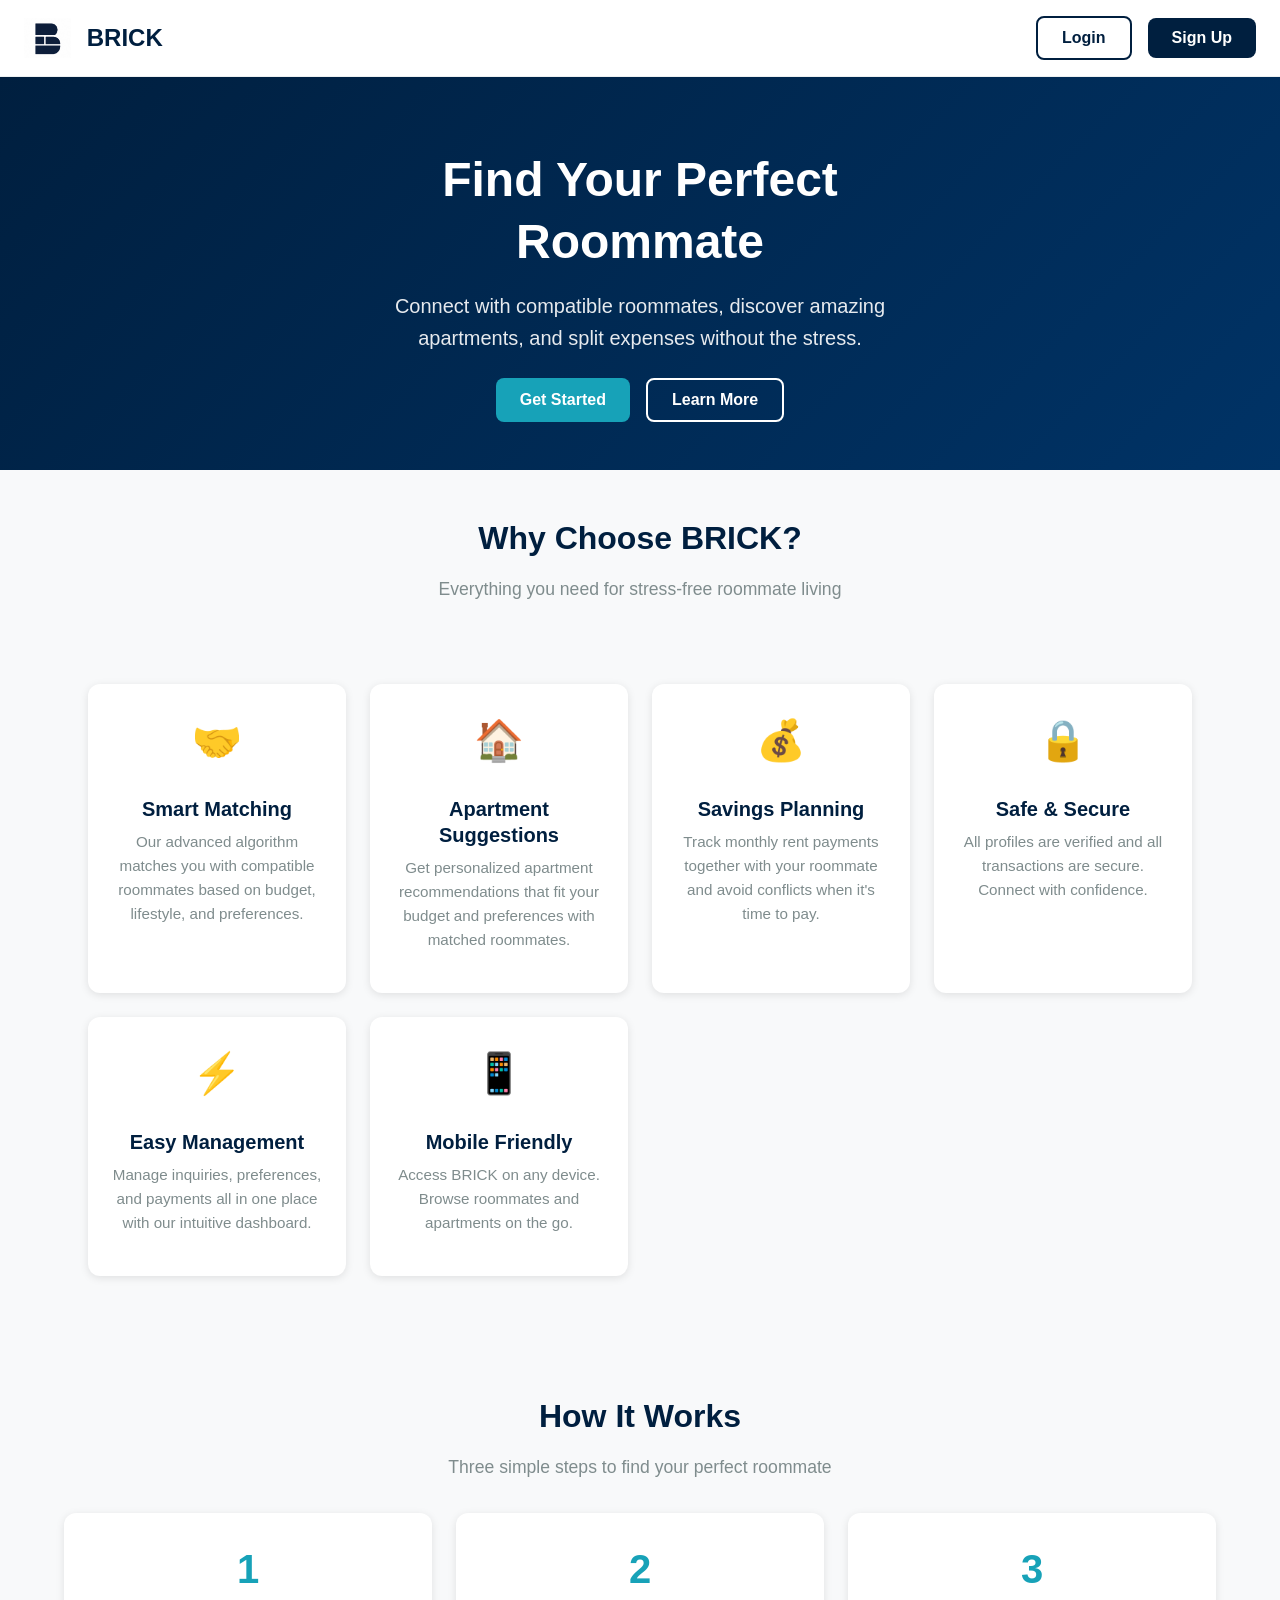
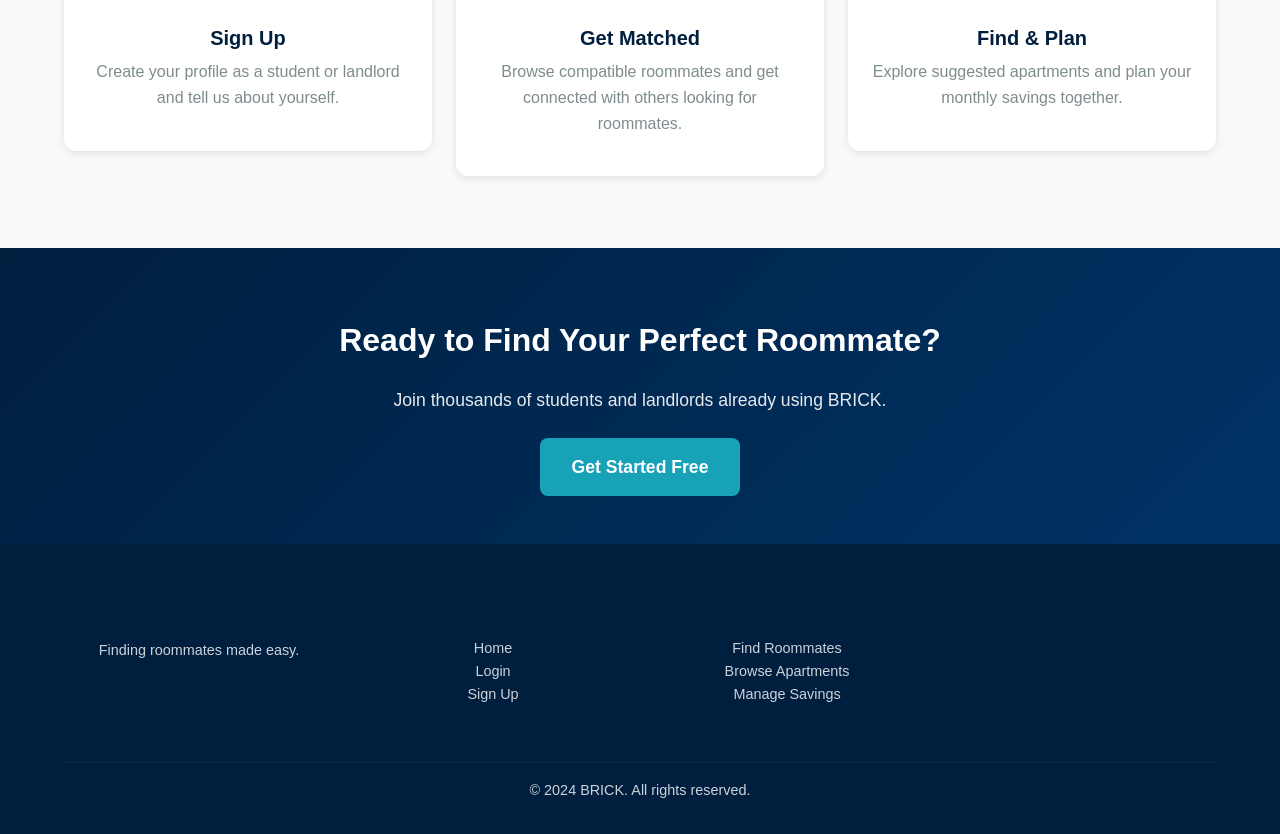
<file: index.html>
<!DOCTYPE html>
<html lang="en">
<head>
  <meta charset="UTF-8">
  <meta name="viewport" content="width=device-width, initial-scale=1.0">
  <title>BRICK - Find Your Perfect Roommate</title>
  <link href="https://cdn.jsdelivr.net/npm/bootstrap@5.3.0/dist/css/bootstrap.min.css" rel="stylesheet">
  <link rel="stylesheet" href="css/style.css">
  <link rel="stylesheet" href="css/responsive.css">
</head>
<body>
  <!-- Navigation -->
  <nav>
    <div class="navbar-container">
      <div class="navbar-inner">
        <button class="sidebar-toggle" onclick="toggleSidebar()">☰</button>
        <a href="../index.html" class="navbar-brand">
          <img src="images/brick-logo-new.png" alt="BRICK Logo">
          BRICK
          
        </a>
      </div>
      <div class="nav-content">
        <div class="navbar-links">
          <a href="./login/login.html" class="btn btn-outline">Login</a>
          <a href="signup-choice.html" class="btn btn-primary">Sign Up</a>
        </div>
      </div>
    </div>
  </nav>

  <!-- Hero Section -->
  <section class="landing-hero">
    <div class="hero-content">
      <h1 class="hero-title">Find Your Perfect Roommate</h1>
      <p class="hero-subtitle">Connect with compatible roommates, discover amazing apartments, and split expenses without the stress.</p>
      <div class="hero-buttons">
        <a href="signup-choice.html" class="btn btn-accent">Get Started</a>
        <a href="#features" class="btn btn-outline" style="color: white; border-color: white;">Learn More</a>
      </div>
    </div>
  </section>

  <!-- Features Section -->
  <section id="features" class="container">
    <div style="text-align: center; margin: var(--spacing-2xl) 0 var(--spacing-xl);">
      <h2>Why Choose BRICK?</h2>
      <p style="color: var(--gray); font-size: 1.1rem;">Everything you need for stress-free roommate living</p>
    </div>
    
    <div class="features-grid">
      <div class="feature-card">
        <div class="feature-icon">🤝</div>
        <h3 class="feature-title">Smart Matching</h3>
        <p class="feature-description">Our advanced algorithm matches you with compatible roommates based on budget, lifestyle, and preferences.</p>
      </div>
      
      <div class="feature-card">
        <div class="feature-icon">🏠</div>
        <h3 class="feature-title">Apartment Suggestions</h3>
        <p class="feature-description">Get personalized apartment recommendations that fit your budget and preferences with matched roommates.</p>
      </div>
      
      <div class="feature-card">
        <div class="feature-icon">💰</div>
        <h3 class="feature-title">Savings Planning</h3>
        <p class="feature-description">Track monthly rent payments together with your roommate and avoid conflicts when it's time to pay.</p>
      </div>
      
      <div class="feature-card">
        <div class="feature-icon">🔒</div>
        <h3 class="feature-title">Safe & Secure</h3>
        <p class="feature-description">All profiles are verified and all transactions are secure. Connect with confidence.</p>
      </div>
      
      <div class="feature-card">
        <div class="feature-icon">⚡</div>
        <h3 class="feature-title">Easy Management</h3>
        <p class="feature-description">Manage inquiries, preferences, and payments all in one place with our intuitive dashboard.</p>
      </div>
      
      <div class="feature-card">
        <div class="feature-icon">📱</div>
        <h3 class="feature-title">Mobile Friendly</h3>
        <p class="feature-description">Access BRICK on any device. Browse roommates and apartments on the go.</p>
      </div>
    </div>
  </section>

  <!-- How It Works -->
  <section style="background-color: var(--very-light); padding: var(--spacing-2xl) 0;">
    <div class="container">
      <div style="text-align: center; margin-bottom: var(--spacing-xl);">
        <h2>How It Works</h2>
        <p style="color: var(--gray); font-size: 1.1rem;">Three simple steps to find your perfect roommate</p>
      </div>
      
      <div class="row">
        <div class="col-md-4 mb-4">
          <div class="feature-card" style="text-align: center;">
            <div style="font-size: 2.5rem; font-weight: 700; color: var(--accent); margin-bottom: var(--spacing-md);">1</div>
            <h3 class="feature-title">Sign Up</h3>
            <p>Create your profile as a student or landlord and tell us about yourself.</p>
          </div>
        </div>
        
        <div class="col-md-4 mb-4">
          <div class="feature-card" style="text-align: center;">
            <div style="font-size: 2.5rem; font-weight: 700; color: var(--accent); margin-bottom: var(--spacing-md);">2</div>
            <h3 class="feature-title">Get Matched</h3>
            <p>Browse compatible roommates and get connected with others looking for roommates.</p>
          </div>
        </div>
        
        <div class="col-md-4 mb-4">
          <div class="feature-card" style="text-align: center;">
            <div style="font-size: 2.5rem; font-weight: 700; color: var(--accent); margin-bottom: var(--spacing-md);">3</div>
            <h3 class="feature-title">Find & Plan</h3>
            <p>Explore suggested apartments and plan your monthly savings together.</p>
          </div>
        </div>
      </div>
    </div>
  </section>

  <!-- CTA Section -->
  <section style="background: linear-gradient(135deg, var(--primary) 0%, var(--primary-light) 100%); color: white; padding: var(--spacing-2xl) var(--spacing-lg); text-align: center;">
    <div class="container">
      <h2 style="color: white; margin-bottom: var(--spacing-lg);">Ready to Find Your Perfect Roommate?</h2>
      <p style="color: rgba(255, 255, 255, 0.9); font-size: 1.1rem; margin-bottom: var(--spacing-lg);">Join thousands of students and landlords already using BRICK.</p>
      <a href="signup-choice.html" class="btn btn-accent" style="font-size: 1.1rem; padding: var(--spacing-md) var(--spacing-xl);">Get Started Free</a>
    </div>
  </section>

  <!-- Footer -->
  <footer style="background-color: var(--primary); color: white; padding: var(--spacing-xl) var(--spacing-lg); text-align: center;">
    <div class="container">
      <div class="row mb-4">
        <div class="col-md-3 mb-3">
          <h5>BRICK</h5>
          <p style="color: rgba(255, 255, 255, 0.8); font-size: 0.9rem;">Finding roommates made easy.</p>
        </div>
        <div class="col-md-3 mb-3">
          <h6>Quick Links</h6>
          <ul style="list-style: none; padding: 0; font-size: 0.9rem;">
            <li><a href="index.html" style="color: rgba(255, 255, 255, 0.8);">Home</a></li>
            <li><a href="login.html" style="color: rgba(255, 255, 255, 0.8);">Login</a></li>
            <li><a href="signup-choice.html" style="color: rgba(255, 255, 255, 0.8);">Sign Up</a></li>
          </ul>
        </div>
        <div class="col-md-3 mb-3">
          <h6>For Students</h6>
          <ul style="list-style: none; padding: 0; font-size: 0.9rem;">
            <li><a href="signup-choice.html" style="color: rgba(255, 255, 255, 0.8);">Find Roommates</a></li>
            <li><a href="signup-choice.html" style="color: rgba(255, 255, 255, 0.8);">Browse Apartments</a></li>
            <li><a href="signup-choice.html" style="color: rgba(255, 255, 255, 0.8);">Manage Savings</a></li>
          </ul>
        </div>

      </div>
      <hr style="border-color: rgba(255, 255, 255, 0.2);">
      <p style="font-size: 0.9rem; color: rgba(255, 255, 255, 0.8); margin: 0;">© 2024 BRICK. All rights reserved.</p>
    </div>
  </footer>

  <script src="https://cdn.jsdelivr.net/npm/bootstrap@5.3.0/dist/js/bootstrap.bundle.min.js"></script>
  <script src="js/mockData.js"></script>
  <script src="js/auth.js"></script>
  <script src="js/navigation.js"></script>
</body>
</html>
</file>
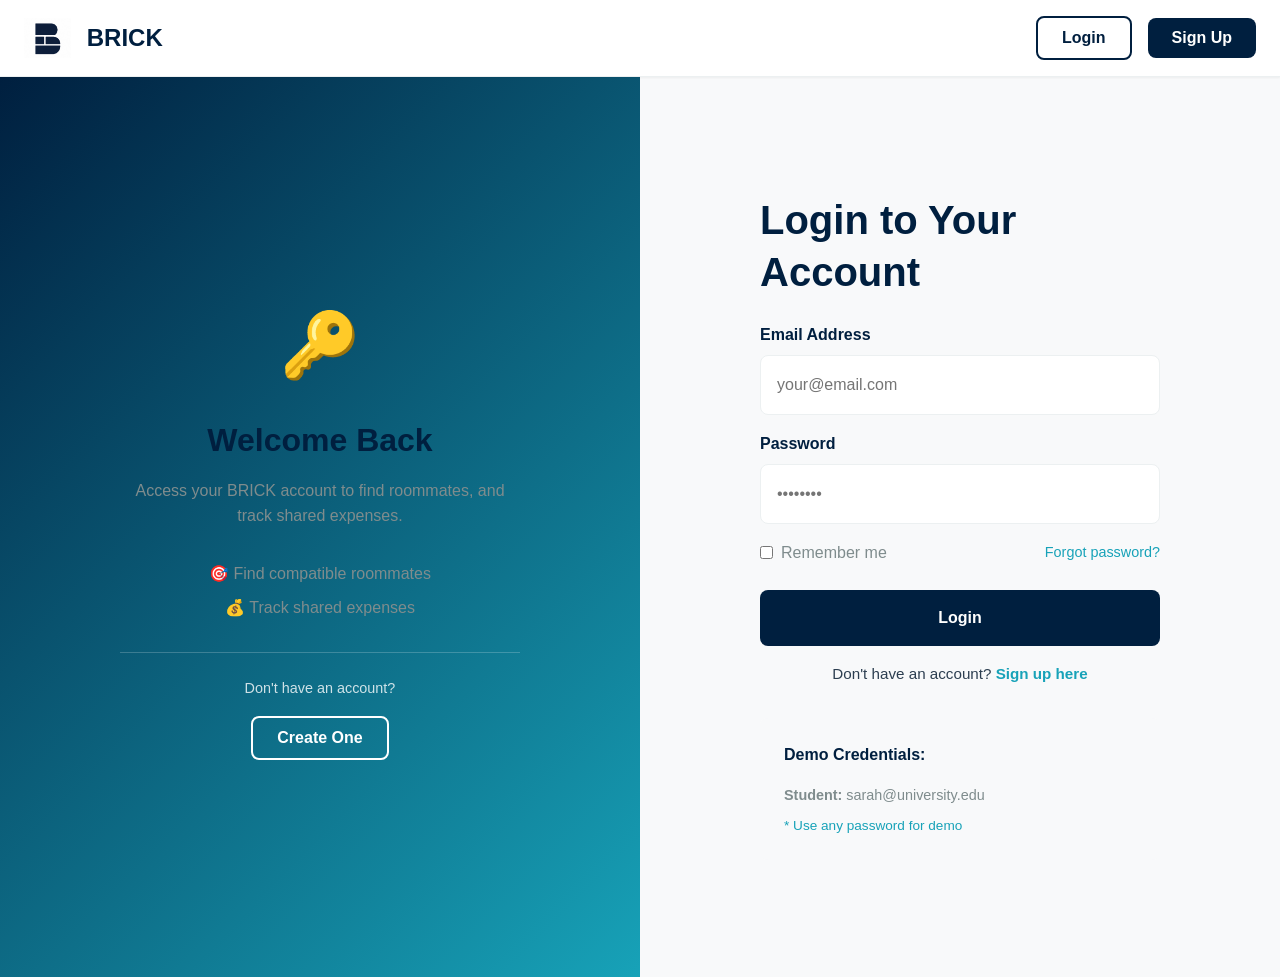
<file: login.html>
<!DOCTYPE html>
<html lang="en">
<head>
  <meta charset="UTF-8">
  <meta name="viewport" content="width=device-width, initial-scale=1.0">
  <title>Login - BRICK</title>
  <link href="https://cdn.jsdelivr.net/npm/bootstrap@5.3.0/dist/css/bootstrap.min.css" rel="stylesheet">
  <link rel="stylesheet" href="css/style.css">
  <link rel="stylesheet" href="css/responsive.css">
</head>
<body>
  <!-- Navigation -->
  <nav>
    <div class="navbar-container">
      <a href="index.html" class="navbar-brand">
        <img src="images/brick-logo-new.png" alt="BRICK Logo">
        BRICK
      </a>
      <div class="nav-content">
        <div class="navbar-links">
          <a href="signup-choice.html" class="btn btn-primary">Sign Up</a>
        </div>
      </div>
    </div>
  </nav>

  <main>
    <div class="auth-container">
      <!-- Left Side Image -->
      <div class="auth-image d-none d-md-flex">
        <div class="auth-image-content">
          <div style="font-size: 4rem; margin-bottom: var(--spacing-lg);">🔑</div>
          <h2 style="margin-bottom: var(--spacing-md);">Welcome Back</h2>
          <p>Access your BRICK account to find roommates, and track shared expenses.</p>
          <div style="margin-top: var(--spacing-xl); color: rgba(255, 255, 255, 0.8);">
            <p style="margin: 0;">🎯 Find compatible roommates</p>
            <!-- <p style="margin: var(--spacing-sm) 0;">🏠 Manage your properties</p> -->
            <p style="margin: var(--spacing-sm) 0;">💰 Track shared expenses</p>
          </div>
          <div style="margin-top: var(--spacing-xl); border-top: 1px solid rgba(255, 255, 255, 0.2); padding-top: var(--spacing-lg);">
            <p style="margin: 0; font-size: 0.9rem; color: rgba(255, 255, 255, 0.8);">Don't have an account?</p>
            <a href="signup-choice.html" class="btn btn-outline" style="margin-top: var(--spacing-md); border-color: white; color: white;">Create One</a>
          </div>
        </div>
      </div>

      <!-- Right Side Form -->
      <div class="auth-form">
        <div class="auth-form-content">
          <h1>Login to Your Account</h1>

          <!-- Alert Container -->
          <div id="alert-container"></div>

          <form id="loginForm">
            <div class="form-group">
              <label for="email">Email Address</label>
              <input type="email" id="email" required placeholder="your@email.com">
            </div>

            <div class="form-group">
              <label for="password">Password</label>
              <input type="password" id="password" required placeholder="••••••••">
            </div>

            <div style="display: flex; justify-content: space-between; align-items: center; margin-bottom: var(--spacing-lg);">
              <label style="display: flex; align-items: center; gap: var(--spacing-sm); cursor: pointer; margin: 0;">
                <input type="checkbox" id="remember">
                <span style="color: var(--gray);">Remember me</span>
              </label>
              <a href="#" style="color: var(--accent); font-size: 0.9rem;">Forgot password?</a>
            </div>

            <button type="submit" class="btn btn-primary btn-block" style="width: 100%; font-size: 1rem; padding: var(--spacing-md) var(--spacing-lg);">Login</button>
          </form>

          <div class="form-link">
            Don't have an account? <a href="signup-choice.html">Sign up here</a>
          </div>

          <!-- Demo Credentials -->
          <div style="background-color: var(--very-light); padding: var(--spacing-lg); border-radius: var(--radius-md); margin-top: var(--spacing-xl);">
            <p style="font-weight: 600; color: var(--primary); margin-bottom: var(--spacing-md);">Demo Credentials:</p>
            <div style="font-size: 0.9rem; color: var(--gray);">
              <p style="margin: 0 0 var(--spacing-sm) 0;"><strong>Student:</strong> sarah@university.edu</p>
              <!-- <p style="margin: 0 0 var(--spacing-sm) 0;"><strong>Landlord:</strong> landlord1@properties.com</p> -->
              <p style="margin: 0; color: var(--accent); font-size: 0.85rem;">* Use any password for demo</p>
            </div>
          </div>
        </div>
      </div>
    </div>
  </main>

  <script src="https://cdn.jsdelivr.net/npm/bootstrap@5.3.0/dist/js/bootstrap.bundle.min.js"></script>
  <script src="js/mockData.js"></script>
  <script src="js/auth.js"></script>
  <script src="js/navigation.js"></script>

  <script>
    document.addEventListener('DOMContentLoaded', function() {
      document.getElementById('loginForm').addEventListener('submit', handleLogin);
    });

    function handleLogin(e) {
      e.preventDefault();

      const email = document.getElementById('email').value;
      const password = document.getElementById('password').value;

      if (!email || !password) {
        showError('Please enter email and password');
        return;
      }

      const result = window.authManager.login(email, password);

      if (result.success) {
        const userType = result.user.type;
        showSuccess('Login successful! Redirecting...');
        
        setTimeout(() => {
          if (userType === 'student') {
            window.location.href = 'student/dashboard.html';
          } else {
            window.location.href = 'landlord/dashboard.html';
          }
        }, 1500);
      } else {
        showError(result.error);
      }
    }

    function showError(message) {
      const container = document.getElementById('alert-container');
      const alert = document.createElement('div');
      alert.className = 'alert alert-error';
      alert.textContent = message;
      container.innerHTML = '';
      container.appendChild(alert);

      setTimeout(() => {
        alert.remove();
      }, 3000);
    }

    function showSuccess(message) {
      const container = document.getElementById('alert-container');
      const alert = document.createElement('div');
      alert.className = 'alert alert-success';
      alert.textContent = message;
      container.innerHTML = '';
      container.appendChild(alert);
    }
  </script>
</body>
</html>
</file>
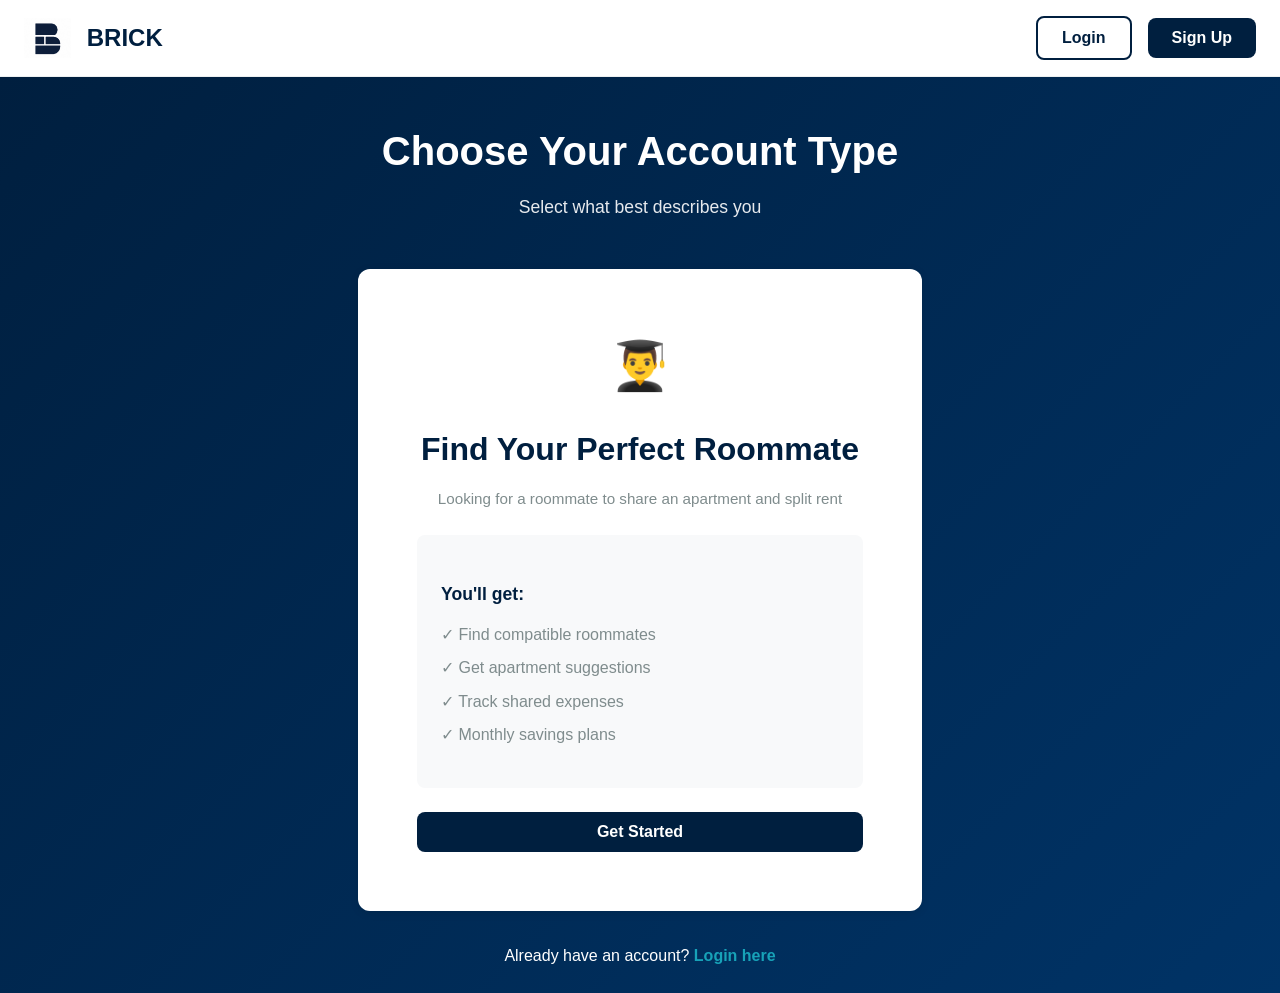
<file: signup-choice.html>
<!DOCTYPE html>
<html lang="en">
<head>
  <meta charset="UTF-8">
  <meta name="viewport" content="width=device-width, initial-scale=1.0">
  <title>Choose Your Account Type - BRICK</title>
  <link href="https://cdn.jsdelivr.net/npm/bootstrap@5.3.0/dist/css/bootstrap.min.css" rel="stylesheet">
  <link rel="stylesheet" href="css/style.css">
  <link rel="stylesheet" href="css/responsive.css">
</head>
<body>
  <!-- Navigation -->
  <nav>
    <div class="navbar-container">
      <a href="index.html" class="navbar-brand">
        <img src="images/brick-logo-new.png" alt="BRICK Logo">
        BRICK
      </a>
      <div class="nav-content">
        <div class="navbar-links">
          <a href="login.html" class="btn btn-outline">Login</a>
        </div>
      </div>
    </div>
  </nav>

  <main>
    <div style="background: linear-gradient(135deg, var(--primary) 0%, var(--primary-light) 100%); min-height: calc(100vh - 60px); display: flex; align-items: center; justify-content: center; padding: var(--spacing-lg);">
      <div class="container">
        <div style="text-align: center; margin-bottom: var(--spacing-2xl);">
          <h1 style="color: white; margin-bottom: var(--spacing-md);">Choose Your Account Type</h1>
          <p style="color: rgba(255, 255, 255, 0.9); font-size: 1.1rem;">Select what best describes you</p>
        </div>

        <div class="row justify-content-center">
          <!-- Student Card -->
          <div class="col-md-6">
            <div class="card" style="border: 3px solid transparent; transition: var(--transition); height: 100%; cursor: pointer;" onclick="window.location.href='signup.html?type=student'">
              <div style="padding: var(--spacing-xl); text-align: center; display: flex; flex-direction: column; justify-content: center;">
                <div style="font-size: 3rem; margin-bottom: var(--spacing-lg);">👨‍🎓</div>
                <h2 style="margin: 0 0 var(--spacing-md) 0; color: var(--primary);">Find Your Perfect Roommate</h2>
                <p style="color: var(--gray); margin-bottom: var(--spacing-lg); font-size: 0.95rem;">Looking for a roommate to share an apartment and split rent</p>
                
                <div style="background-color: var(--very-light); padding: var(--spacing-lg); border-radius: var(--radius-md); text-align: left; margin-bottom: var(--spacing-lg);">
                  <h5 style="color: var(--primary); margin-bottom: var(--spacing-md);">You'll get:</h5>
                  <ul style="list-style: none; padding: 0; color: var(--gray);">
                    <li style="margin-bottom: var(--spacing-sm);">✓ Find compatible roommates</li>
                    <li style="margin-bottom: var(--spacing-sm);">✓ Get apartment suggestions</li>
                    <li style="margin-bottom: var(--spacing-sm);">✓ Track shared expenses</li>
                    <li>✓ Monthly savings plans</li>
                  </ul>
                </div>
                
                <a href="signup.html?type=student" class="btn btn-primary btn-block" style="width: 100%; margin-top: auto;">Get Started</a>
              </div>
            </div>
          </div>
        </div>

        <div style="text-align: center; margin-top: var(--spacing-xl);">
          <p style="color: white; margin: 0;">Already have an account? <a href="login.html" style="color: #17A2B8; font-weight: 600;">Login here</a></p>
        </div>
      </div>
    </div>
  </main>

  <script src="https://cdn.jsdelivr.net/npm/bootstrap@5.3.0/dist/js/bootstrap.bundle.min.js"></script>
  <script src="js/mockData.js"></script>
  <script src="js/auth.js"></script>
  <script src="js/navigation.js"></script>
  <script>
    // Add hover effect to cards
    document.addEventListener('DOMContentLoaded', function() {
      const cards = document.querySelectorAll('.card');
      cards.forEach(card => {
        card.addEventListener('mouseenter', function() {
          this.style.borderColor = 'var(--accent)';
          this.style.boxShadow = 'var(--shadow-lg)';
          this.style.transform = 'translateY(-4px)';
        });
        card.addEventListener('mouseleave', function() {
          this.style.borderColor = 'transparent';
          this.style.boxShadow = 'var(--shadow-md)';
          this.style.transform = 'translateY(0)';
        });
      });
    });
  </script>
</body>
</html>
</file>
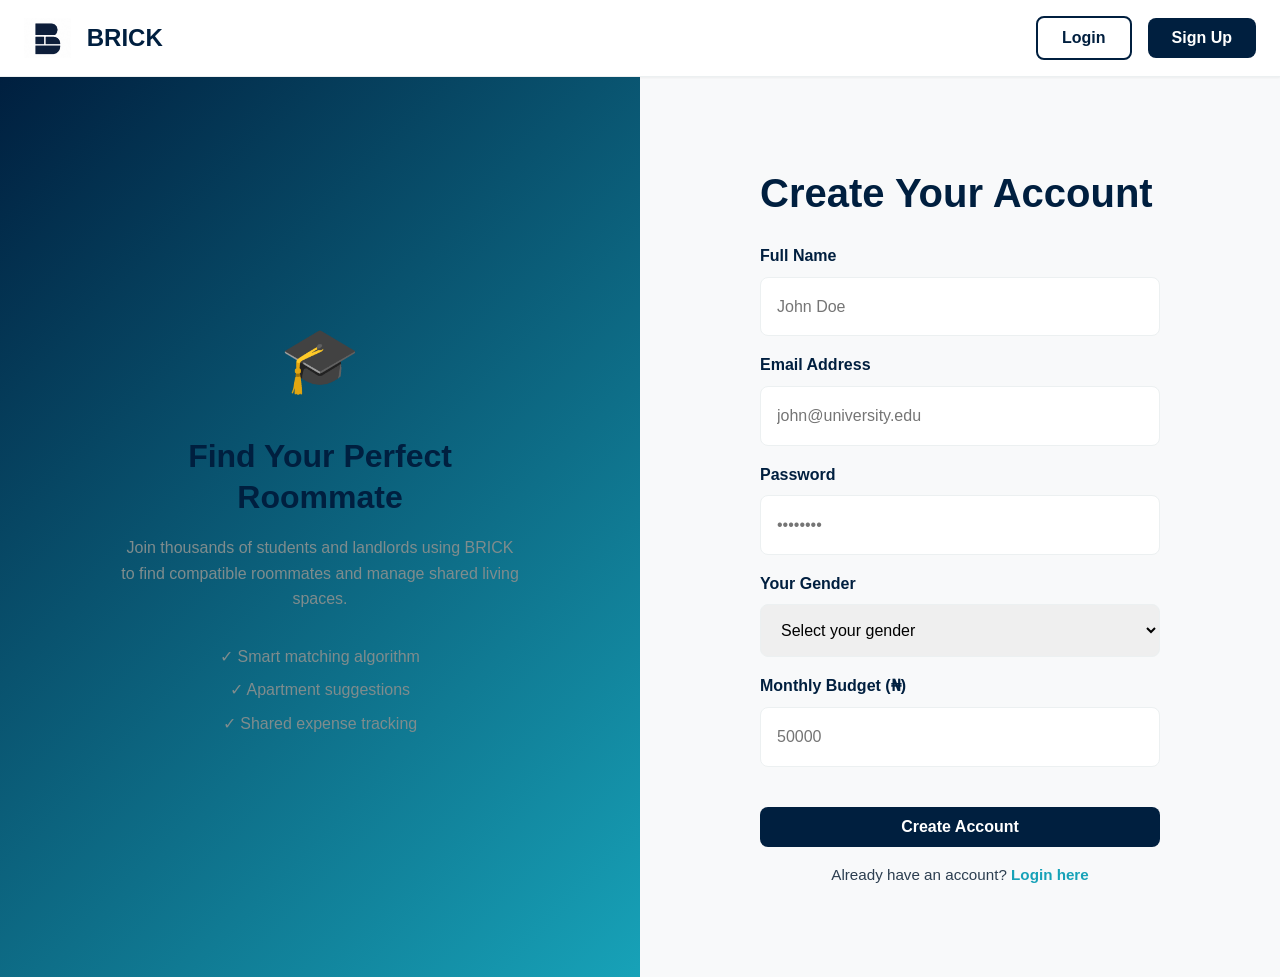
<file: signup.html>
<!DOCTYPE html>
<html lang="en">
<head>
  <meta charset="UTF-8">
  <meta name="viewport" content="width=device-width, initial-scale=1.0">
  <title>Sign Up - BRICK</title>
  <link href="https://cdn.jsdelivr.net/npm/bootstrap@5.3.0/dist/css/bootstrap.min.css" rel="stylesheet">
  <link rel="stylesheet" href="css/style.css">
  <link rel="stylesheet" href="css/responsive.css">
</head>
<body>
  <!-- Navigation -->
  <nav>
    <div class="navbar-container">
      <a href="index.html" class="navbar-brand">
        <img src="images/brick-logo-new.png" alt="BRICK Logo">
        BRICK
      </a>
      <div class="nav-content">
        <div class="navbar-links">
          <a href="login.html" class="btn btn-outline">Login</a>
        </div>
      </div>
    </div>
  </nav>

  <main>
    <div class="auth-container">
      <!-- Left Side Image -->
      <div class="auth-image d-none d-md-flex">
        <div class="auth-image-content">
          <div style="font-size: 4rem; margin-bottom: var(--spacing-lg);">🎓</div>
          <h2 style="margin-bottom: var(--spacing-md);">Find Your Perfect Roommate</h2>
          <p>Join thousands of students and landlords using BRICK to find compatible roommates and manage shared living spaces.</p>
          <div style="margin-top: var(--spacing-xl); color: rgba(255, 255, 255, 0.8);">
            <p style="margin: 0;">✓ Smart matching algorithm</p>
            <p style="margin: var(--spacing-sm) 0;">✓ Apartment suggestions</p>
            <p style="margin: var(--spacing-sm) 0;">✓ Shared expense tracking</p>
          </div>
        </div>
      </div>

      <!-- Right Side Form -->
      <div class="auth-form">
        <div class="auth-form-content">
          <h1 id="form-title">Create Your Account</h1>

          <!-- Alert Container -->
          <div id="alert-container"></div>

          <!-- Student Form -->
          <form id="studentForm" class="form-container active">
            <div class="form-group">
              <label for="student-name">Full Name</label>
              <input type="text" id="student-name" required placeholder="John Doe">
            </div>

            <div class="form-group">
              <label for="student-email">Email Address</label>
              <input type="email" id="student-email" required placeholder="john@university.edu">
            </div>

            <div class="form-group">
              <label for="student-password">Password</label>
              <input type="password" id="student-password" required placeholder="••••••••">
            </div>

            <div class="form-group">
              <label for="student-gender">Your Gender</label>
              <select id="student-gender" required>
                <option value="">Select your gender</option>
                <option value="male">Male</option>
                <option value="female">Female</option>
              </select>
            </div>

            <div class="form-group">
              <label for="student-budget">Monthly Budget (₦)</label>
              <input type="number" id="student-budget" required placeholder="50000" min="0">
            </div>

            <button type="submit" class="btn btn-primary btn-block" style="width: 100%; margin-top: var(--spacing-lg);">Create Account</button>

            <div class="form-link">
              Already have an account? <a href="login.html">Login here</a>
            </div>
          </form>


        </div>
      </div>
    </div>
  </main>

  <script src="https://cdn.jsdelivr.net/npm/bootstrap@5.3.0/dist/js/bootstrap.bundle.min.js"></script>
  <script src="js/mockData.js"></script>
  <script src="js/auth.js"></script>
  <script src="js/navigation.js"></script>

  <script>
    document.addEventListener('DOMContentLoaded', function() {
      showForm('studentForm');
      document.getElementById('studentForm').addEventListener('submit', handleStudentSignup);
    });

    function handleStudentSignup(e) {
      e.preventDefault();

      if (!validateForm('studentForm')) {
        showError('Please fill in all required fields');
        return;
      }

      const formData = {
        name: document.getElementById('student-name').value,
        email: document.getElementById('student-email').value,
        gender: document.getElementById('student-gender').value,
        budget: document.getElementById('student-budget').value
      };

      const result = window.authManager.signupStudent(formData);

      if (result.success) {
        showSuccess('Account created successfully! Redirecting to dashboard...');
        setTimeout(() => {
          window.location.href = 'student/dashboard.html';
        }, 1500);
      } else {
        showError(result.error);
      }
    }



    function showError(message) {
      const container = document.getElementById('alert-container');
      const alert = document.createElement('div');
      alert.className = 'alert alert-error';
      alert.textContent = message;
      container.innerHTML = '';
      container.appendChild(alert);

      setTimeout(() => {
        alert.remove();
      }, 3000);
    }

    function showSuccess(message) {
      const container = document.getElementById('alert-container');
      const alert = document.createElement('div');
      alert.className = 'alert alert-success';
      alert.textContent = message;
      container.innerHTML = '';
      container.appendChild(alert);
    }
  </script>
</body>
</html>
</file>
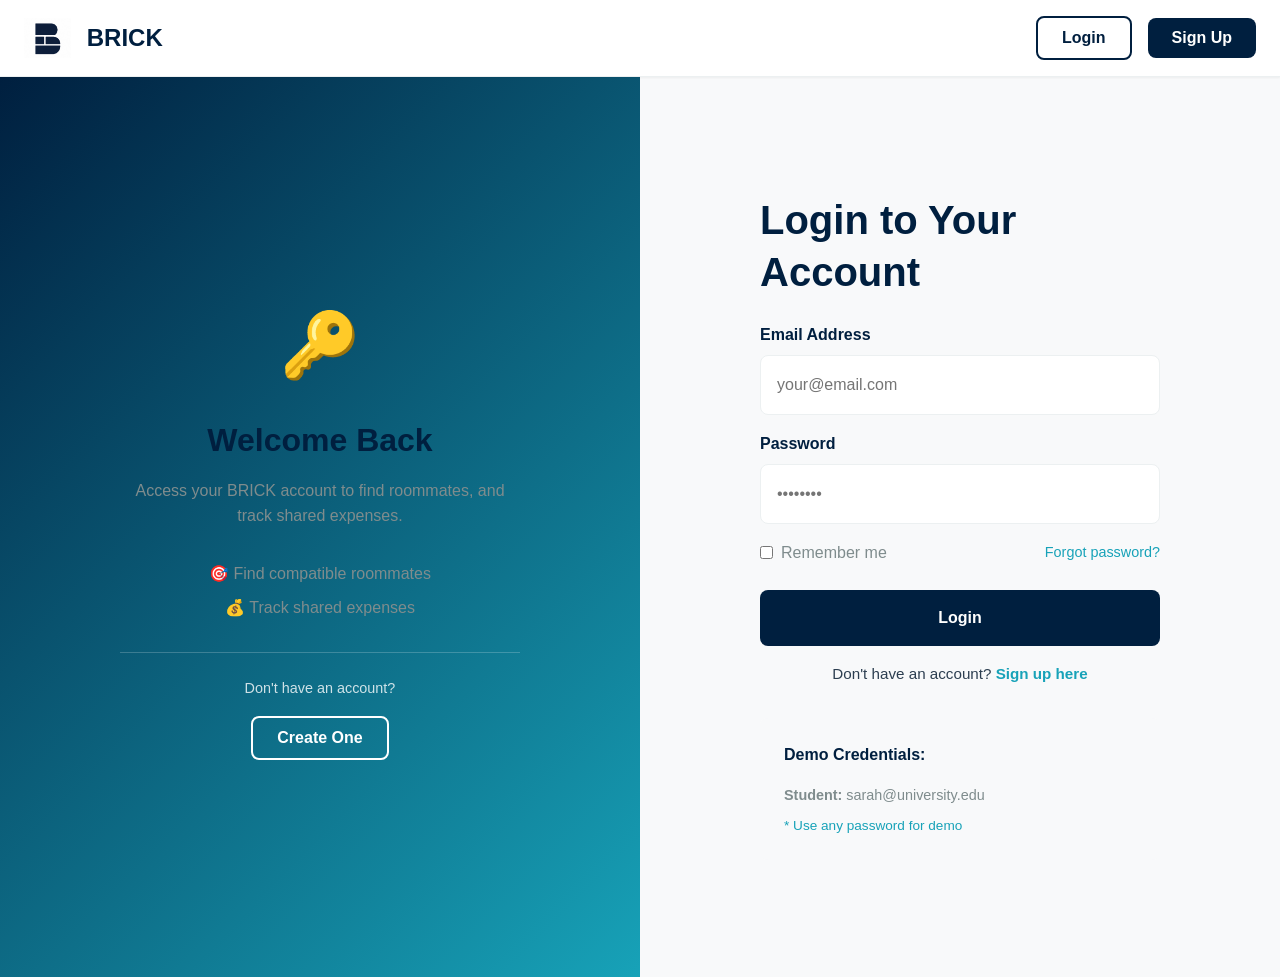
<file: student/apartments.html>
<!DOCTYPE html>
<html lang="en">
<head>
  <meta charset="UTF-8">
  <meta name="viewport" content="width=device-width, initial-scale=1.0">
  <title>Browse Apartments - BRICK</title>
  <link href="https://cdn.jsdelivr.net/npm/bootstrap@5.3.0/dist/css/bootstrap.min.css" rel="stylesheet">
  <link rel="stylesheet" href="../css/style.css">
  <link rel="stylesheet" href="../css/responsive.css">
</head>
<body>
  <!-- Navigation -->
  <nav>
    <div class="navbar-container">
      <a href="../index.html" class="navbar-brand">
        <img src="../images/brick-logo-new.png" alt="BRICK Logo">
        BRICK
      </a>
      <div class="nav-content">
        <div class="navbar-user">
          <span class="user-name" id="user-name">User</span>
          <span class="user-type badge badge-primary">Student</span>
          <button class="btn-logout" onclick="logoutUser()">Logout</button>
        </div>
      </div>
    </div>
  </nav>

  <div class="dashboard-layout">
    <!-- Sidebar -->
    <aside class="sidebar">
      <div class="sidebar-brand">Dashboard</div>
      <nav class="sidebar-nav">
        <a href="dashboard.html" class="nav-item">📊 Dashboard</a>
        <a href="roommates.html" class="nav-item">👥 Find Roommates</a>
        <a href="apartments.html" class="nav-item active">🏠 Browse Apartments</a>
        <a href="savings.html" class="nav-item">💰 Savings Plan</a>
        <a href="profile.html" class="nav-item">⚙️ Profile</a>
      </nav>
    </aside>

    <!-- Main Content -->
    <div class="dashboard-content">
      <div class="dashboard-header">
        <div>
          <h1>Browse Apartments</h1>
          <p style="color: var(--gray); margin: 0;">Find the perfect home for you and your roommate</p>
        </div>
        <button class="sidebar-toggle" onclick="toggleSidebar()">☰</button>
      </div>

      <!-- Filter Bar -->
      <div class="filter-bar">
        <div class="filter-group">
          <div class="form-group mb-0">
            <label for="filter-min-price" style="margin-bottom: var(--spacing-sm);">Min Price</label>
            <input type="number" id="filter-min-price" placeholder="Min" onchange="applyFilters()">
          </div>

          <div class="form-group mb-0">
            <label for="filter-max-price" style="margin-bottom: var(--spacing-sm);">Max Price</label>
            <input type="number" id="filter-max-price" placeholder="Max" onchange="applyFilters()">
          </div>

          <div class="form-group mb-0">
            <label for="filter-bedrooms" style="margin-bottom: var(--spacing-sm);">Bedrooms</label>
            <select id="filter-bedrooms" onchange="applyFilters()">
              <option value="">Any</option>
              <option value="1">1 Bedroom</option>
              <option value="2">2 Bedrooms</option>
              <option value="3">3 Bedrooms</option>
            </select>
          </div>

          <div class="filter-button">
            <button class="btn btn-accent" onclick="applyFilters()">Search</button>
            <button class="btn btn-outline" onclick="resetFilters()">Reset</button>
          </div>
        </div>
      </div>

      <!-- Apartments Grid -->
      <div id="apartments-container" class="row">
        <!-- Populated by JavaScript -->
      </div>

      <!-- No results message -->
      <div id="no-results" style="text-align: center; padding: var(--spacing-2xl); display: none;">
        <div style="font-size: 2rem; margin-bottom: var(--spacing-md);">🔍</div>
        <h3>No apartments found</h3>
        <p style="color: var(--gray);">Try adjusting your filters to see more results</p>
      </div>
    </div>
  </div>

  <!-- Apartment Detail Modal -->
  <div id="apartmentModal" class="modal">
    <div class="modal-content">
      <button class="modal-close" onclick="closeModal('apartmentModal')">×</button>
      <div id="modal-body">
        <!-- Populated by JavaScript -->
      </div>
    </div>
  </div>

  <script src="https://cdn.jsdelivr.net/npm/bootstrap@5.3.0/dist/js/bootstrap.bundle.min.js"></script>
  <script src="../js/mockData.js"></script>
  <script src="../js/auth.js"></script>
  <script src="../js/navigation.js"></script>

  <script>
    let allApartments = [];
    let filteredApartments = [];

    document.addEventListener('DOMContentLoaded', function() {
      checkAuth();
      loadApartments();
    });

    function loadApartments() {
      const user = window.authManager.getCurrentUser();
      document.getElementById('user-name').textContent = user.name;

      allApartments = mockData.apartments;
      filteredApartments = [...allApartments];
      
      renderApartments();
    }

    function renderApartments() {
      const container = document.getElementById('apartments-container');
      const noResults = document.getElementById('no-results');
      
      container.innerHTML = '';

      if (filteredApartments.length === 0) {
        noResults.style.display = 'block';
        return;
      }

      noResults.style.display = 'none';

      filteredApartments.forEach(apartment => {
        const card = createApartmentCard(apartment);
        container.appendChild(card);
      });
    }

    function createApartmentCard(apartment) {
      const div = document.createElement('div');
      div.className = 'col-lg-4 col-md-6 mb-4';
      
      div.innerHTML = `
        <div class="apartment-card">
          <img src="${apartment.image}" alt="${apartment.name}" class="card-image">
          <div class="card-content">
            <h4 class="card-name">${apartment.name}</h4>
            <p class="card-location">📍 ${apartment.address}</p>
            
            <p class="card-price">${formatCurrency(apartment.price)}<span style="font-size: 0.8rem; color: var(--gray);">/month</span></p>

            <div class="card-details">
              <div class="card-detail-item">
                <span class="card-detail-label">Bedrooms</span>
                <span class="card-detail-value">${apartment.bedrooms}</span>
              </div>
              <div class="card-detail-item">
                <span class="card-detail-label">Bathrooms</span>
                <span class="card-detail-value">${apartment.bathrooms}</span>
              </div>
            </div>

            <div style="margin: var(--spacing-md) 0;">
              <p style="color: var(--gray); font-size: 0.9rem; margin: 0;">Amenities:</p>
              <div style="display: flex; flex-wrap: wrap; gap: var(--spacing-sm); margin-top: var(--spacing-sm);">
                ${apartment.amenities.map(amenity => `<span class="badge badge-primary">${amenity}</span>`).join('')}
              </div>
            </div>

            <p style="color: var(--gray); font-size: 0.9rem; margin: var(--spacing-md) 0 0;">
              ${apartment.description}
            </p>

            <div class="card-actions">
              <button class="btn btn-accent" onclick="viewApartmentDetail('${apartment.id}')">View Details</button>
              <button class="btn btn-success" onclick="inquireApartment('${apartment.id}')">Inquire</button>
            </div>
          </div>
        </div>
      `;
      
      return div;
    }

    function viewApartmentDetail(apartmentId) {
      const apartment = allApartments.find(a => a.id === apartmentId);
      if (!apartment) return;

      const modalBody = document.getElementById('modal-body');

      modalBody.innerHTML = `
        <div>
          <img src="${apartment.image}" alt="${apartment.name}" style="width: 100%; max-height: 300px; object-fit: cover; border-radius: var(--radius-lg); margin-bottom: var(--spacing-lg);">
          
          <h2 style="margin-bottom: var(--spacing-md);">${apartment.name}</h2>
          
          <p class="card-location" style="font-size: 1rem; margin-bottom: var(--spacing-lg);">📍 ${apartment.address}</p>
          
          <div style="background-color: var(--accent); color: white; padding: var(--spacing-lg); border-radius: var(--radius-md); margin-bottom: var(--spacing-lg); text-align: center;">
            <p style="margin: 0; font-size: 0.9rem; opacity: 0.9;">Monthly Rent</p>
            <p style="margin: var(--spacing-sm) 0 0; font-size: 2rem; font-weight: 700;">${formatCurrency(apartment.price)}</p>
          </div>

          <div class="row mb-4">
            <div class="col-6">
              <div style="background-color: var(--very-light); padding: var(--spacing-lg); border-radius: var(--radius-md); text-align: center;">
                <p style="margin: 0; color: var(--gray); font-size: 0.85rem;">Bedrooms</p>
                <p style="margin: var(--spacing-sm) 0 0; color: var(--primary); font-weight: 700; font-size: 1.5rem;">${apartment.bedrooms}</p>
              </div>
            </div>
            <div class="col-6">
              <div style="background-color: var(--very-light); padding: var(--spacing-lg); border-radius: var(--radius-md); text-align: center;">
                <p style="margin: 0; color: var(--gray); font-size: 0.85rem;">Bathrooms</p>
                <p style="margin: var(--spacing-sm) 0 0; color: var(--primary); font-weight: 700; font-size: 1.5rem;">${apartment.bathrooms}</p>
              </div>
            </div>
          </div>

          <div style="background-color: var(--very-light); padding: var(--spacing-lg); border-radius: var(--radius-md); margin-bottom: var(--spacing-lg);">
            <h5 style="color: var(--primary); margin-bottom: var(--spacing-md);">Description</h5>
            <p style="margin: 0; color: var(--gray); line-height: 1.6;">${apartment.description}</p>
          </div>

          <div style="background-color: var(--very-light); padding: var(--spacing-lg); border-radius: var(--radius-md); margin-bottom: var(--spacing-lg);">
            <h5 style="color: var(--primary); margin-bottom: var(--spacing-md);">Amenities</h5>
            <div style="display: grid; grid-template-columns: repeat(2, 1fr); gap: var(--spacing-md);">
              ${apartment.amenities.map(amenity => `
                <div style="display: flex; align-items: center; gap: var(--spacing-sm);">
                  <span style="color: var(--accent); font-weight: 700;">✓</span>
                  <span style="color: var(--gray);">${amenity}</span>
                </div>
              `).join('')}
            </div>
          </div>

          <div style="display: flex; gap: var(--spacing-md);">
            <button class="btn btn-success" style="flex: 1;" onclick="inquireApartment('${apartmentId}'); closeModal('apartmentModal');">Send Inquiry</button>
            <button class="btn btn-outline" style="flex: 1;" onclick="closeModal('apartmentModal');">Close</button>
          </div>
        </div>
      `;

      openModal('apartmentModal');
    }

    function inquireApartment(apartmentId) {
      const apartment = allApartments.find(a => a.id === apartmentId);
      if (apartment) {
        showSuccess(`Inquiry sent for ${apartment.name}! The landlord will contact you soon.`);
      }
    }

    function applyFilters() {
      const minPrice = parseInt(document.getElementById('filter-min-price').value) || 0;
      const maxPrice = parseInt(document.getElementById('filter-max-price').value) || Infinity;
      const bedrooms = document.getElementById('filter-bedrooms').value;

      filteredApartments = allApartments.filter(apartment => {
        if (apartment.price < minPrice || apartment.price > maxPrice) return false;
        if (bedrooms && apartment.bedrooms !== parseInt(bedrooms)) return false;
        return true;
      });

      renderApartments();
    }

    function resetFilters() {
      document.getElementById('filter-min-price').value = '';
      document.getElementById('filter-max-price').value = '';
      document.getElementById('filter-bedrooms').value = '';
      filteredApartments = [...allApartments];
      renderApartments();
    }
  </script>
</body>
</html>
</file>
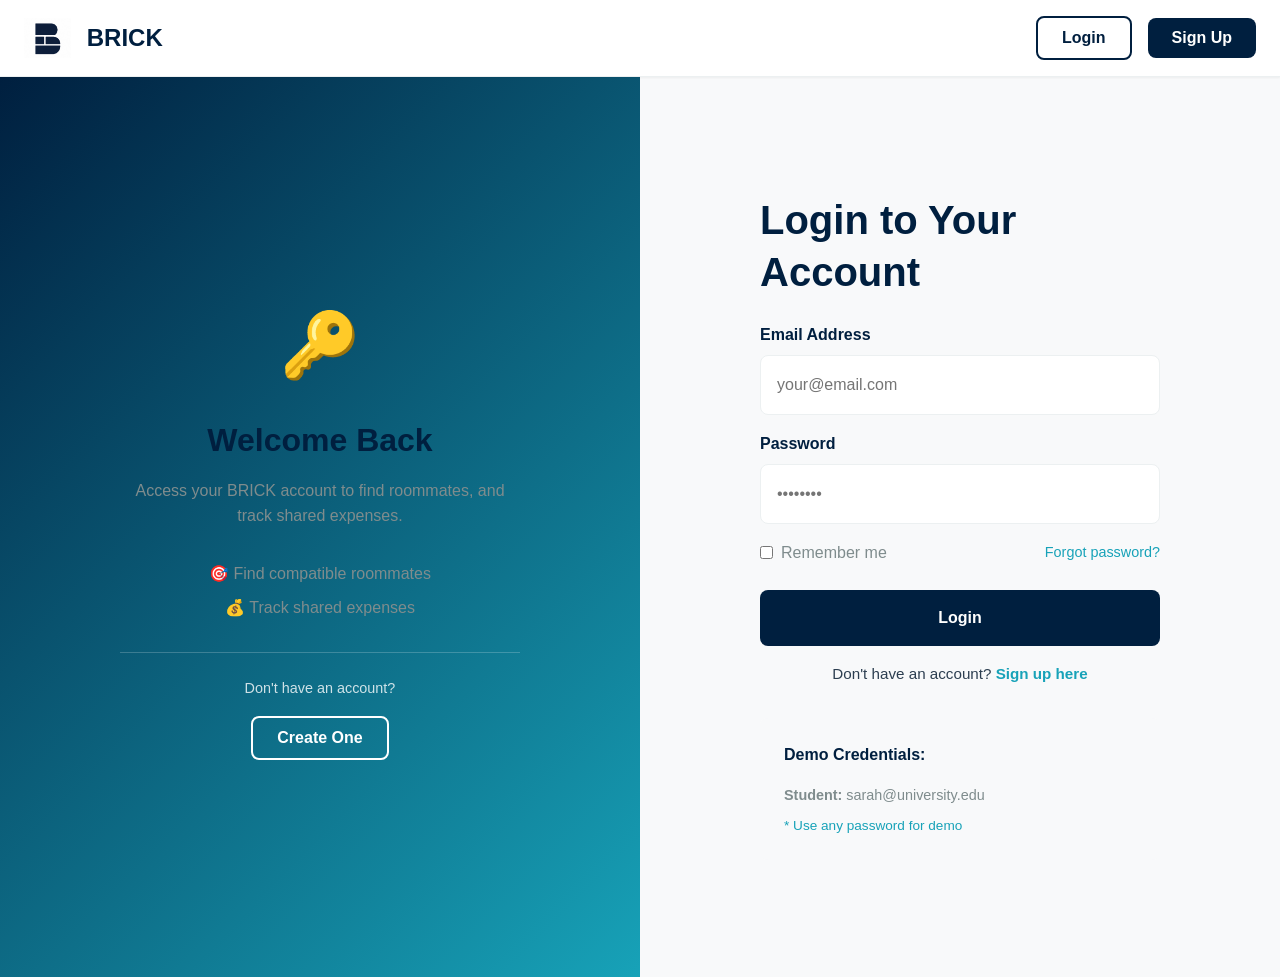
<file: student/dashboard.html>
<!DOCTYPE html>
<html lang="en">
<head>
  <meta charset="UTF-8">
  <meta name="viewport" content="width=device-width, initial-scale=1.0">
  <title>Student Dashboard - BRICK</title>
  <link href="https://cdn.jsdelivr.net/npm/bootstrap@5.3.0/dist/css/bootstrap.min.css" rel="stylesheet">
  <link rel="stylesheet" href="../css/style.css">
  <link rel="stylesheet" href="../css/responsive.css">
</head>
<body>
  <!-- Navigation -->
  <nav>
    <div class="navbar-container">
      <a href="../index.html" class="navbar-brand">
        <img src="../images/brick-logo-new.png" alt="BRICK Logo">
        BRICK
        <button class="sidebar-toggle" onclick="toggleSidebar()">☰</button>
      </a>
      <div class="nav-content">
        <div class="navbar-user">
          <span class="user-name" id="user-name">User</span>
          <span class="user-type badge badge-primary">Student</span>
          <button class="btn-logout" onclick="logoutUser()">Logout</button>
        </div>
      </div>
    </div>
  </nav>

  <div class="dashboard-layout">
    <!-- Sidebar -->
    <aside class="sidebar">
      <div class="sidebar-brand">Dashboard</div>
      <nav class="sidebar-nav">
        <a href="dashboard.html" class="nav-item active">📊 Dashboard</a>
        <a href="roommates.html" class="nav-item">👥 Find Roommates</a>
        <a href="apartments.html" class="nav-item">🏠 Browse Apartments</a>
        <a href="savings.html" class="nav-item">💰 Savings Plan</a>
        <a href="profile.html" class="nav-item">⚙️ Profile</a>
      </nav>
    </aside>

    <!-- Main Content -->
    <div class="dashboard-content">
      <div class="dashboard-header">
        <div>
          <h1>Welcome to Your Dashboard</h1>
          <p style="color: var(--gray); margin: 0;">Here's your BRICK overview</p>
        </div>
        
      </div>

      <!-- Stats Cards -->
      <div class="row mb-4">
        <div class="col-md-3 mb-3">
          <div class="card">
            <div class="card-body">
              <h6 style="color: var(--gray); margin: 0; font-size: 0.9rem;">Roommate Matches</h6>
              <h2 id="matches-count" style="color: var(--accent); margin: var(--spacing-md) 0 0;">0</h2>
            </div>
          </div>
        </div>
        <div class="col-md-3 mb-3">
          <div class="card">
            <div class="card-body">
              <h6 style="color: var(--gray); margin: 0; font-size: 0.9rem;">Apartments Viewed</h6>
              <h2 id="apartments-count" style="color: var(--accent); margin: var(--spacing-md) 0 0;">0</h2>
            </div>
          </div>
        </div>
        <div class="col-md-3 mb-3">
          <div class="card">
            <div class="card-body">
              <h6 style="color: var(--gray); margin: 0; font-size: 0.9rem;">Monthly Budget</h6>
              <h2 id="budget-display" style="color: var(--accent); margin: var(--spacing-md) 0 0;">₦0</h2>
            </div>
          </div>
        </div>
        <div class="col-md-3 mb-3">
          <div class="card">
            <div class="card-body">
              <h6 style="color: var(--gray); margin: 0; font-size: 0.9rem;">Profile Completion</h6>
              <h2 id="profile-completion" style="color: var(--accent); margin: var(--spacing-md) 0 0;">100%</h2>
            </div>
          </div>
        </div>
      </div>

      <!-- Quick Action Cards -->
      <h2 style="margin-top: var(--spacing-xl); margin-bottom: var(--spacing-lg);">Quick Actions</h2>
      <div class="row">
        <div class="col-md-4 mb-3">
          <div class="card" style="cursor: pointer; text-align: center; padding: var(--spacing-xl);" onclick="window.location.href='roommates.html'">
            <div style="font-size: 2.5rem; margin-bottom: var(--spacing-md);">👥</div>
            <h4 style="margin: 0 0 var(--spacing-sm);">Find Roommates</h4>
            <p style="color: var(--gray); margin: 0;">Browse and match with compatible students</p>
          </div>
        </div>
        <div class="col-md-4 mb-3">
          <div class="card" style="cursor: pointer; text-align: center; padding: var(--spacing-xl);" onclick="window.location.href='apartments.html'">
            <div style="font-size: 2.5rem; margin-bottom: var(--spacing-md);">🏠</div>
            <h4 style="margin: 0 0 var(--spacing-sm);">Browse Apartments</h4>
            <p style="color: var(--gray); margin: 0;">Explore apartments suggested for your matches</p>
          </div>
        </div>
        <div class="col-md-4 mb-3">
          <div class="card" style="cursor: pointer; text-align: center; padding: var(--spacing-xl);" onclick="window.location.href='savings.html'">
            <div style="font-size: 2.5rem; margin-bottom: var(--spacing-md);">💰</div>
            <h4 style="margin: 0 0 var(--spacing-sm);">Manage Savings</h4>
            <p style="color: var(--gray); margin: 0;">Track monthly rent and shared expenses</p>
          </div>
        </div>
      </div>

      <!-- Featured Roommates -->
      <h2 style="margin-top: var(--spacing-xl); margin-bottom: var(--spacing-lg);">Suggested Roommates</h2>
      <div class="row" id="featured-roommates">
        <!-- Populated by JavaScript -->
      </div>

      <div style="text-align: center; margin-top: var(--spacing-lg);">
        <a href="roommates.html" class="btn btn-primary">View All Roommates</a>
      </div>
    </div>
  </div>

  <script src="https://cdn.jsdelivr.net/npm/bootstrap@5.3.0/dist/js/bootstrap.bundle.min.js"></script>
  <script src="../js/mockData.js"></script>
  <script src="../js/auth.js"></script>
  <script src="../js/navigation.js"></script>

  <script>
    document.addEventListener('DOMContentLoaded', function() {
      checkAuth();
      loadDashboard();
    });

    function loadDashboard() {
      const user = window.authManager.getCurrentUser();
      document.getElementById('user-name').textContent = user.name;
      document.getElementById('budget-display').textContent = formatCurrency(user.budget);

      // Load suggested roommates
      const compatibleRoommates = getCompatibleRoommates(user.id).slice(0, 3);
      const container = document.getElementById('featured-roommates');
      
      compatibleRoommates.forEach(roommate => {
        const card = createRoommateCard(roommate);
        container.appendChild(card);
      });

      // Update stats
      document.getElementById('matches-count').textContent = Math.floor(Math.random() * 5) + 1;
      document.getElementById('apartments-count').textContent = Math.floor(Math.random() * 8) + 1;
    }

    function createRoommateCard(roommate) {
      const div = document.createElement('div');
      div.className = 'col-md-4 mb-3';
      
      const compatibilityColor = getCompatibilityColor(roommate.compatibility);
      
      div.innerHTML = `
        <div class="roommate-card">
          <img src="${roommate.image}" alt="${roommate.name}" class="card-image">
          <div class="card-content">
            <h4 class="card-name">${roommate.name}</h4>
            <p class="card-location">📍 ${roommate.location}</p>
            
            <div class="compatibility-score">
              <div class="score-circle" style="background-color: ${compatibilityColor};">
                ${roommate.compatibility}%
              </div>
              <div class="score-info">
                <h6 style="margin: 0; color: var(--primary);">Match Score</h6>
                <p style="margin: 0; color: var(--gray); font-size: 0.85rem;">Budget: $${roommate.budget}</p>
              </div>
            </div>

            <div class="card-details" style="margin: var(--spacing-md) 0;">
              <div class="card-detail-item">
                <span class="card-detail-label">Cleanliness</span>
                <span class="card-detail-value">${roommate.cleanliness}/10</span>
              </div>
              <div class="card-detail-item">
                <span class="card-detail-label">Sleep Schedule</span>
                <span class="card-detail-value" style="text-transform: capitalize;">${roommate.sleepSchedule}</span>
              </div>
            </div>

            <p style="color: var(--gray); font-size: 0.9rem; margin: var(--spacing-md) 0; text-align: center;">
              ${roommate.bio.substring(0, 50)}...
            </p>

            <div class="card-actions">
              <button class="btn btn-accent" style="flex: 1;" onclick="viewRoommateProfile('${roommate.userId}')">View Profile</button>
              <button class="btn btn-outline" style="flex: 1;">Like</button>
            </div>
          </div>
        </div>
      `;
      
      return div;
    }

    function viewRoommateProfile(studentId) {
      // Store selected roommate in sessionStorage
      sessionStorage.setItem('selectedRoommate', studentId);
      window.location.href = 'roommates.html';
    }
  </script>
</body>
</html>
</file>
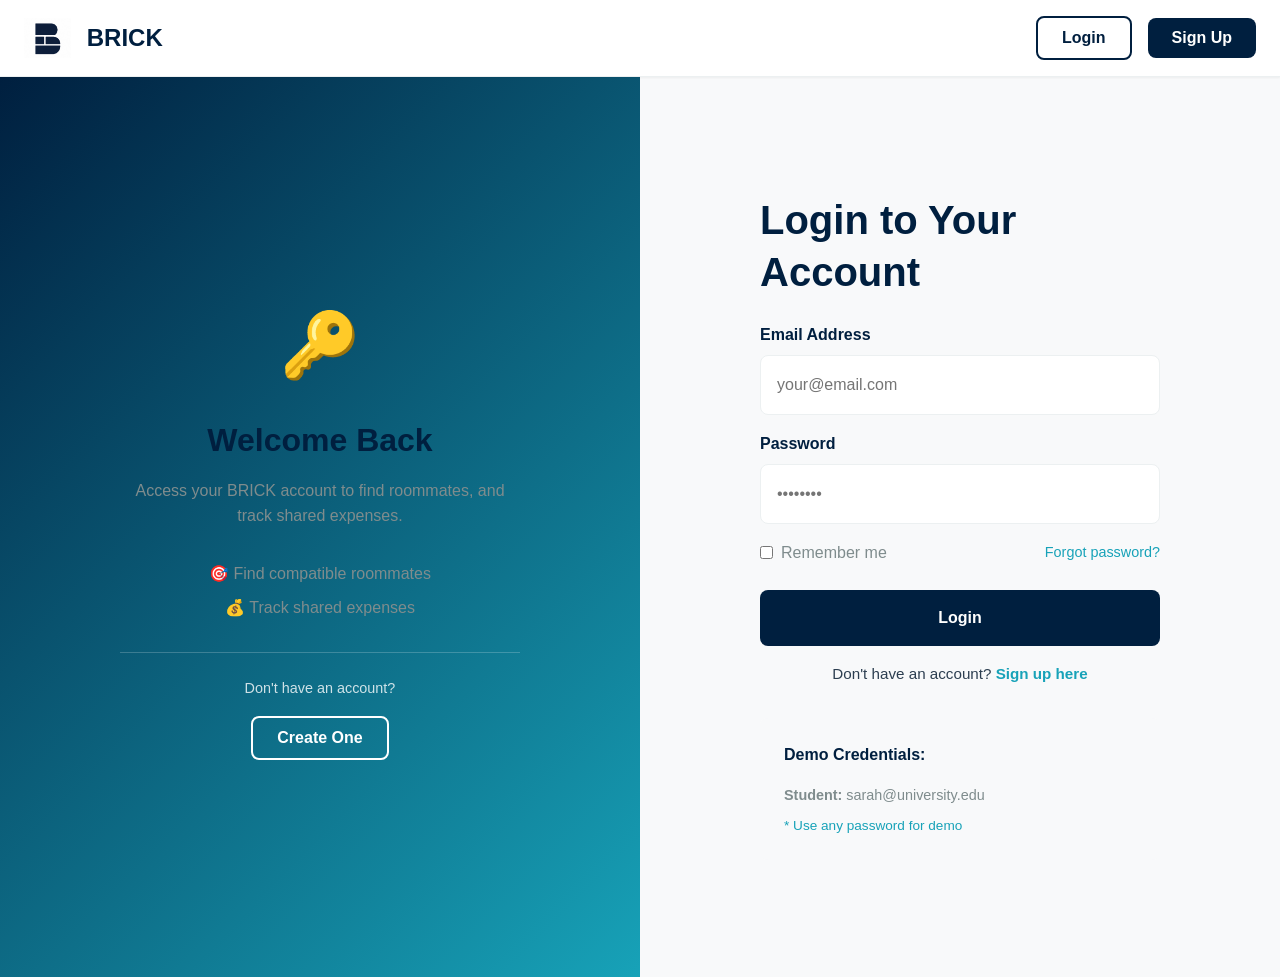
<file: student/profile.html>
<!DOCTYPE html>
<html lang="en">
<head>
  <meta charset="UTF-8">
  <meta name="viewport" content="width=device-width, initial-scale=1.0">
  <title>My Profile - BRICK</title>
  <link href="https://cdn.jsdelivr.net/npm/bootstrap@5.3.0/dist/css/bootstrap.min.css" rel="stylesheet">
  <link rel="stylesheet" href="../css/style.css">
  <link rel="stylesheet" href="../css/responsive.css">
</head>
<body>
  <!-- Navigation -->
  <nav>
    <div class="navbar-container">
      <a href="../index.html" class="navbar-brand">
        <img src="../images/brick-logo-new.png" alt="BRICK Logo">
        BRICK
      </a>
      <div class="nav-content">
        <div class="navbar-user">
          <span class="user-name" id="user-name">User</span>
          <span class="user-type badge badge-primary">Student</span>
          <button class="btn-logout" onclick="logoutUser()">Logout</button>
        </div>
      </div>
    </div>
  </nav>

  <div class="dashboard-layout">
    <!-- Sidebar -->
    <aside class="sidebar">
      <div class="sidebar-brand">Dashboard</div>
      <nav class="sidebar-nav">
        <a href="dashboard.html" class="nav-item">📊 Dashboard</a>
        <a href="roommates.html" class="nav-item">👥 Find Roommates</a>
        <a href="apartments.html" class="nav-item">🏠 Browse Apartments</a>
        <a href="savings.html" class="nav-item">💰 Savings Plan</a>
        <a href="profile.html" class="nav-item active">⚙️ Profile</a>
      </nav>
    </aside>

    <!-- Main Content -->
    <div class="dashboard-content">
      <div class="dashboard-header">
        <div>
          <h1>My Profile</h1>
          <p style="color: var(--gray); margin: 0;">View and update your profile information</p>
        </div>
        <button class="sidebar-toggle" onclick="toggleSidebar()">☰</button>
      </div>

      <!-- Alert Container -->
      <div id="alert-container"></div>

      <!-- Profile Section -->
      <div class="row">
        <div class="col-lg-8">
          <div class="card">
            <div class="card-header">
              <h3 class="card-title">Personal Information</h3>
            </div>

            <form id="profileForm">
              <div class="card-body" style="display: flex; flex-direction: column; gap: var(--spacing-lg);">
                <div class="row">
                  <div class="col-md-6">
                    <div class="form-group">
                      <label for="name">Full Name</label>
                      <input type="text" id="name" required>
                    </div>
                  </div>
                  <div class="col-md-6">
                    <div class="form-group">
                      <label for="email">Email Address</label>
                      <input type="email" id="email" disabled>
                    </div>
                  </div>
                </div>

                <div class="row">
                  <div class="col-md-6">
                    <div class="form-group">
                      <label for="budget">Monthly Budget ($)</label>
                      <input type="number" id="budget" required>
                    </div>
                  </div>
                  <div class="col-md-6">
                    <div class="form-group">
                      <label for="movedate">Preferred Move-in Date</label>
                      <input type="date" id="movedate" required>
                    </div>
                  </div>
                </div>

                <div class="row">
                  <div class="col-md-6">
                    <div class="form-group">
                      <label for="location">Preferred Location</label>
                      <select id="location" required>
                        <option value="">Select a location</option>
                        <option value="Downtown">Downtown</option>
                        <option value="Campus Area">Campus Area</option>
                        <option value="Midtown">Midtown</option>
                        <option value="Riverside">Riverside</option>
                        <option value="West Side">West Side</option>
                      </select>
                    </div>
                  </div>
                  <div class="col-md-6">
                    <div class="form-group">
                      <label for="sleep">Sleep Schedule</label>
                      <select id="sleep" required>
                        <option value="">Select your sleep schedule</option>
                        <option value="early">Early Bird (Sleep before 10 PM)</option>
                        <option value="mixed">Mixed (Flexible)</option>
                        <option value="night">Night Owl (Sleep after 12 AM)</option>
                      </select>
                    </div>
                  </div>
                </div>

                <div class="form-group">
                  <label for="bio">About You</label>
                  <textarea id="bio" placeholder="Tell us about yourself..."></textarea>
                </div>

                <div class="row">
                  <div class="col-md-6">
                    <div class="form-group">
                      <label>Cleanliness Level (1-10): <strong id="clean-value">5</strong></label>
                      <input type="range" id="cleanliness" min="1" max="10" value="5" onchange="updateSlider(this, 'clean-value')">
                    </div>
                  </div>
                  <div class="col-md-6">
                    <div class="form-group">
                      <label>Noise Level Tolerance (1-10): <strong id="noise-value">5</strong></label>
                      <input type="range" id="noise" min="1" max="10" value="5" onchange="updateSlider(this, 'noise-value')">
                    </div>
                  </div>
                </div>

                <div class="row">
                  <div class="col-md-6">
                    <div class="form-group">
                      <label>Social Level (1-10): <strong id="social-value">5</strong></label>
                      <input type="range" id="social" min="1" max="10" value="5" onchange="updateSlider(this, 'social-value')">
                    </div>
                  </div>
                </div>
              </div>

              <div class="card-footer">
                <button type="submit" class="btn btn-accent">Save Changes</button>
                <button type="button" class="btn btn-outline" onclick="resetForm()">Cancel</button>
              </div>
            </form>
          </div>

          <!-- Privacy & Preferences -->
          <div class="card" style="margin-top: var(--spacing-lg);">
            <div class="card-header">
              <h3 class="card-title">Privacy & Settings</h3>
            </div>

            <div class="card-body" style="display: flex; flex-direction: column; gap: var(--spacing-md);">
              <label style="display: flex; align-items: center; gap: var(--spacing-md); cursor: pointer; margin: 0;">
                <input type="checkbox" id="public-profile" checked>
                <span>Make my profile visible to other students</span>
              </label>

              <label style="display: flex; align-items: center; gap: var(--spacing-md); cursor: pointer; margin: 0;">
                <input type="checkbox" id="email-notifications" checked>
                <span>Receive email notifications for matches and inquiries</span>
              </label>

              <label style="display: flex; align-items: center; gap: var(--spacing-md); cursor: pointer; margin: 0;">
                <input type="checkbox" id="sms-notifications">
                <span>Receive SMS notifications for important updates</span>
              </label>
            </div>

            <div class="card-footer">
              <button type="button" class="btn btn-accent" onclick="saveSettings()">Save Settings</button>
            </div>
          </div>
        </div>

        <!-- Profile Stats -->
        <div class="col-lg-4">
          <div class="card mb-4">
            <div class="card-header">
              <h3 class="card-title">Profile Completion</h3>
            </div>
            <div class="card-body">
              <div style="text-align: center; padding: var(--spacing-lg);">
                <div style="font-size: 2.5rem; font-weight: 700; color: var(--accent); margin-bottom: var(--spacing-md);">100%</div>
                <div class="progress-bar" style="height: 12px;">
                  <div class="progress-fill" style="width: 100%;"></div>
                </div>
                <p style="margin: var(--spacing-md) 0 0; color: var(--gray); font-size: 0.9rem;">Your profile is complete! This helps us find better matches.</p>
              </div>
            </div>
          </div>

          <div class="card mb-4">
            <div class="card-header">
              <h3 class="card-title">Account Stats</h3>
            </div>
            <div class="card-body" style="display: flex; flex-direction: column; gap: var(--spacing-md);">
              <div style="display: flex; justify-content: space-between; align-items: center; padding: var(--spacing-md); background-color: var(--very-light); border-radius: var(--radius-md);">
                <span style="color: var(--gray);">Profile Views</span>
                <span style="color: var(--primary); font-weight: 700; font-size: 1.25rem;">24</span>
              </div>
              <div style="display: flex; justify-content: space-between; align-items: center; padding: var(--spacing-md); background-color: var(--very-light); border-radius: var(--radius-md);">
                <span style="color: var(--gray);">Matches Received</span>
                <span style="color: var(--accent); font-weight: 700; font-size: 1.25rem;">3</span>
              </div>
              <div style="display: flex; justify-content: space-between; align-items: center; padding: var(--spacing-md); background-color: var(--very-light); border-radius: var(--radius-md);">
                <span style="color: var(--gray);">Inquiries Sent</span>
                <span style="color: var(--success); font-weight: 700; font-size: 1.25rem;">5</span>
              </div>
              <div style="display: flex; justify-content: space-between; align-items: center; padding: var(--spacing-md); background-color: var(--very-light); border-radius: var(--radius-md);">
                <span style="color: var(--gray);">Member Since</span>
                <span style="color: var(--primary); font-weight: 700; font-size: 1rem;">Today</span>
              </div>
            </div>
          </div>

          <div class="card">
            <div class="card-header">
              <h3 class="card-title">Danger Zone</h3>
            </div>
            <div class="card-body">
              <button class="btn btn-danger btn-block" style="width: 100%;" onclick="deactivateAccount()">Deactivate Account</button>
              <p style="color: var(--gray); font-size: 0.85rem; margin: var(--spacing-md) 0 0; text-align: center;">This action cannot be undone</p>
            </div>
          </div>
        </div>
      </div>
    </div>
  </div>

  <script src="https://cdn.jsdelivr.net/npm/bootstrap@5.3.0/dist/js/bootstrap.bundle.min.js"></script>
  <script src="../js/mockData.js"></script>
  <script src="../js/auth.js"></script>
  <script src="../js/navigation.js"></script>

  <script>
    document.addEventListener('DOMContentLoaded', function() {
      checkAuth();
      loadProfile();
      document.getElementById('profileForm').addEventListener('submit', handleProfileUpdate);
    });

    function loadProfile() {
      const user = window.authManager.getCurrentUser();
      document.getElementById('user-name').textContent = user.name;

      document.getElementById('name').value = user.name;
      document.getElementById('email').value = user.email;
      document.getElementById('budget').value = user.budget;
      document.getElementById('movedate').value = user.moveInDate;
      document.getElementById('location').value = user.location;
      document.getElementById('sleep').value = user.sleepSchedule;
      document.getElementById('cleanliness').value = user.cleanliness;
      document.getElementById('noise').value = user.noise;
      document.getElementById('social').value = user.social;
      document.getElementById('bio').value = user.bio;

      updateSlider(document.getElementById('cleanliness'), 'clean-value');
      updateSlider(document.getElementById('noise'), 'noise-value');
      updateSlider(document.getElementById('social'), 'social-value');
    }

    function updateSlider(slider, labelId) {
      document.getElementById(labelId).textContent = slider.value;
    }

    function handleProfileUpdate(e) {
      e.preventDefault();

      const updates = {
        name: document.getElementById('name').value,
        budget: parseInt(document.getElementById('budget').value),
        moveInDate: document.getElementById('movedate').value,
        location: document.getElementById('location').value,
        sleepSchedule: document.getElementById('sleep').value,
        cleanliness: parseInt(document.getElementById('cleanliness').value),
        noise: parseInt(document.getElementById('noise').value),
        social: parseInt(document.getElementById('social').value),
        bio: document.getElementById('bio').value
      };

      const user = window.authManager.getCurrentUser();
      const result = window.authManager.updateStudentProfile(user.id, updates);

      if (result.success) {
        showSuccess('Profile updated successfully!');
      } else {
        showError('Error updating profile');
      }
    }

    function resetForm() {
      loadProfile();
      showSuccess('Changes discarded');
    }

    function saveSettings() {
      showSuccess('Settings saved successfully!');
    }

    function deactivateAccount() {
      if (confirm('Are you sure you want to deactivate your account? This action cannot be undone.')) {
        showSuccess('Account deactivated. Redirecting...');
        setTimeout(() => {
          window.authManager.logout();
          window.location.href = '../index.html';
        }, 1500);
      }
    }

    function showSuccess(message) {
      const container = document.getElementById('alert-container');
      const alert = document.createElement('div');
      alert.className = 'alert alert-success';
      alert.textContent = message;
      container.innerHTML = '';
      container.appendChild(alert);

      setTimeout(() => {
        alert.remove();
      }, 3000);
    }

    function showError(message) {
      const container = document.getElementById('alert-container');
      const alert = document.createElement('div');
      alert.className = 'alert alert-error';
      alert.textContent = message;
      container.innerHTML = '';
      container.appendChild(alert);

      setTimeout(() => {
        alert.remove();
      }, 3000);
    }
  </script>
</body>
</html>
</file>
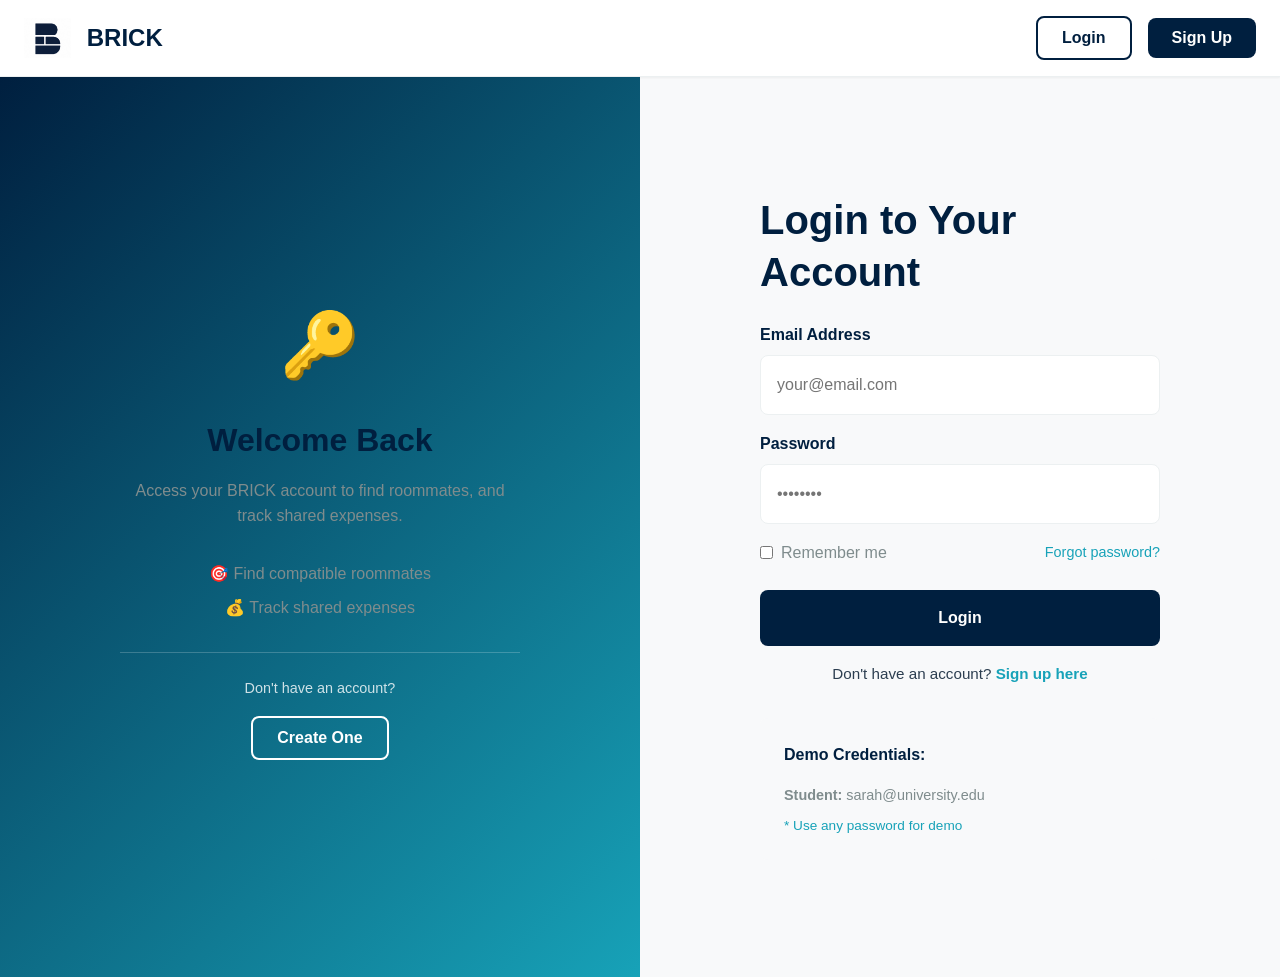
<file: student/roommates.html>
<!DOCTYPE html>
<html lang="en">
<head>
  <meta charset="UTF-8">
  <meta name="viewport" content="width=device-width, initial-scale=1.0">
  <title>Find Roommates - BRICK</title>
  <link href="https://cdn.jsdelivr.net/npm/bootstrap@5.3.0/dist/css/bootstrap.min.css" rel="stylesheet">
  <link rel="stylesheet" href="../css/style.css">
  <link rel="stylesheet" href="../css/responsive.css">
</head>
<body>
  <!-- Navigation -->
  <nav>
    <div class="navbar-container">
      <a href="../index.html" class="navbar-brand">
        <img src="../images/brick-logo-new.png" alt="BRICK Logo">
        BRICK
      </a>
      <div class="nav-content">
        <div class="navbar-user">
          <span class="user-name" id="user-name">User</span>
          <span class="user-type badge badge-primary">Student</span>
          <button class="btn-logout" onclick="logoutUser()">Logout</button>
        </div>
      </div>
    </div>
  </nav>

  <div class="dashboard-layout">
    <!-- Sidebar -->
    <aside class="sidebar">
      <div class="sidebar-brand">Dashboard</div>
      <nav class="sidebar-nav">
        <a href="dashboard.html" class="nav-item">📊 Dashboard</a>
        <a href="roommates.html" class="nav-item active">👥 Find Roommates</a>
        <a href="apartments.html" class="nav-item">🏠 Browse Apartments</a>
        <a href="savings.html" class="nav-item">💰 Savings Plan</a>
        <a href="profile.html" class="nav-item">⚙️ Profile</a>
      </nav>
    </aside>

    <!-- Main Content -->
    <div class="dashboard-content">
      <div class="dashboard-header">
        <div>
          <h1>Find Your Perfect Roommate</h1>
          <p style="color: var(--gray); margin: 0;">Browse and match with compatible students</p>
        </div>
        <button class="sidebar-toggle" onclick="toggleSidebar()">☰</button>
      </div>

      <!-- Filter Bar -->
      <div class="filter-bar">
        <div class="filter-group">
          <div class="form-group mb-0" style="position: relative;">
            <label for="filter-location" style="margin-bottom: var(--spacing-sm);">Location (Nigeria)</label>
            <input type="text" id="filter-location" placeholder="Search location (e.g., Akobo, Ibadan)" style="position: relative; z-index: 10;" oninput="handleLocationInput(this.value)" onchange="applyFilters()">
            <div id="location-suggestions" style="position: absolute; background: white; border: 1px solid var(--light-gray); border-radius: var(--radius-md); max-height: 200px; overflow-y: auto; width: 100%; display: none; z-index: 20; box-shadow: var(--shadow-md); top: 100%; left: 0; right: 0; margin-top: -8px;"></div>
          </div>

          <div class="form-group mb-0">
            <label for="filter-gender" style="margin-bottom: var(--spacing-sm);">Looking for</label>
            <select id="filter-gender" onchange="applyFilters()">
              <option value="">Any Gender</option>
              <option value="male">Male Roommate</option>
              <option value="female">Female Roommate</option>
            </select>
          </div>

          <div class="form-group mb-0">
            <label for="filter-budget" style="margin-bottom: var(--spacing-sm);">Max Budget</label>
            <input type="number" id="filter-budget" placeholder="Max budget" onchange="applyFilters()">
          </div>

          <div class="form-button">
            <button class="btn btn-accent" onclick="applyFilters()">Apply Filters</button>
            <button class="btn btn-outline" onclick="resetFilters()">Reset</button>
          </div>
        </div>
      </div>

      <!-- Roommates Grid -->
      <div id="roommates-container" class="row">
        <!-- Populated by JavaScript -->
      </div>

      <!-- No results message -->
      <div id="no-results" style="text-align: center; padding: var(--spacing-2xl); display: none;">
        <div style="font-size: 2rem; margin-bottom: var(--spacing-md);">🔍</div>
        <h3>No roommates found</h3>
        <p style="color: var(--gray);">Try adjusting your filters to see more results</p>
      </div>
    </div>
  </div>

  <!-- Roommate Detail Modal -->
  <div id="roommateModal" class="modal">
    <div class="modal-content">
      <button class="modal-close" onclick="closeModal('roommateModal')">×</button>
      <div id="modal-body">
        <!-- Populated by JavaScript -->
      </div>
    </div>
  </div>

  <script src="https://cdn.jsdelivr.net/npm/bootstrap@5.3.0/dist/js/bootstrap.bundle.min.js"></script>
  <script src="../js/mockData.js"></script>
  <script src="../js/auth.js"></script>
  <script src="../js/navigation.js"></script>

  <script>
    let allRoommates = [];
    let filteredRoommates = [];

    document.addEventListener('DOMContentLoaded', function() {
      checkAuth();
      loadRoommates();
    });

    function loadRoommates() {
      const user = window.authManager.getCurrentUser();
      document.getElementById('user-name').textContent = user.name;

      // Get compatible roommates for this user
      allRoommates = getCompatibleRoommates(user.id);
      filteredRoommates = [...allRoommates];
      
      renderRoommates();
    }

    function renderRoommates() {
      const container = document.getElementById('roommates-container');
      const noResults = document.getElementById('no-results');
      
      container.innerHTML = '';

      if (filteredRoommates.length === 0) {
        noResults.style.display = 'block';
        return;
      }

      noResults.style.display = 'none';

      filteredRoommates.forEach(roommate => {
        const card = createRoommateCard(roommate);
        container.appendChild(card);
      });
    }

    function createRoommateCard(roommate) {
      const div = document.createElement('div');
      div.className = 'col-lg-4 col-md-6 mb-4';
      
      const compatibilityColor = getCompatibilityColor(roommate.compatibility);
      
      div.innerHTML = `
        <div class="roommate-card">
          <img src="${roommate.image}" alt="${roommate.name}" class="card-image">
          <div class="card-content">
            <h4 class="card-name">${roommate.name}</h4>
            <p class="card-location">📍 ${roommate.location}</p>
            
            <div class="compatibility-score">
              <div class="score-circle" style="background-color: ${compatibilityColor};">
                ${roommate.compatibility}%
              </div>
              <div class="score-info">
                <h6 style="margin: 0; color: var(--primary);">Compatibility</h6>
                <p style="margin: 0; color: var(--gray); font-size: 0.85rem;">Budget: $${roommate.budget}/month</p>
              </div>
            </div>

            <div class="card-details">
              <div class="card-detail-item">
                <span class="card-detail-label">Cleanliness</span>
                <span class="card-detail-value">${roommate.cleanliness}/10</span>
              </div>
              <div class="card-detail-item">
                <span class="card-detail-label">Sleep</span>
                <span class="card-detail-value" style="text-transform: capitalize; font-size: 0.85rem;">${roommate.sleepSchedule}</span>
              </div>
              <div class="card-detail-item">
                <span class="card-detail-label">Social</span>
                <span class="card-detail-value">${roommate.social}/10</span>
              </div>
              <div class="card-detail-item">
                <span class="card-detail-label">Move In</span>
                <span class="card-detail-value" style="font-size: 0.85rem;">${roommate.moveInDate.substring(5)}</span>
              </div>
            </div>

            <p style="color: var(--gray); font-size: 0.9rem; margin: var(--spacing-md) 0; line-height: 1.4;">
              "${roommate.bio}"
            </p>

            <div class="card-actions">
              <button class="btn btn-accent" onclick="viewRoommateDetail('${roommate.userId}')">View Profile</button>
              <button class="btn btn-success" onclick="sendMatch('${roommate.userId}')">✓ Match</button>
              <button class="btn btn-danger" onclick="passRoommate('${roommate.userId}')">✕ Pass</button>
            </div>
          </div>
        </div>
      `;
      
      return div;
    }

    function viewRoommateDetail(studentId) {
      const roommate = allRoommates.find(r => r.userId === studentId);
      if (!roommate) return;

      const modalBody = document.getElementById('modal-body');
      const compatibilityColor = getCompatibilityColor(roommate.compatibility);

      modalBody.innerHTML = `
        <div style="text-align: center;">
          <img src="${roommate.image}" alt="${roommate.name}" style="width: 100%; max-height: 300px; object-fit: cover; border-radius: var(--radius-lg); margin-bottom: var(--spacing-lg);">
          
          <h2 style="margin-bottom: var(--spacing-md);">${roommate.name}</h2>
          
          <div class="compatibility-score" style="margin-bottom: var(--spacing-lg);">
            <div class="score-circle" style="background-color: ${compatibilityColor}; margin: 0 auto;">
              ${roommate.compatibility}%
            </div>
            <div class="score-info">
              <h5 style="margin: 0 0 var(--spacing-sm); color: var(--primary);">Compatibility Match</h5>
              <p style="margin: 0; color: var(--gray);">Strong match for your lifestyle!</p>
            </div>
          </div>

          <div style="background-color: var(--very-light); padding: var(--spacing-lg); border-radius: var(--radius-md); margin-bottom: var(--spacing-lg); text-align: left;">
            <h5 style="color: var(--primary); margin-bottom: var(--spacing-md);">About ${roommate.name}</h5>
            <p style="margin: 0; color: var(--gray); line-height: 1.6;">${roommate.bio}</p>
          </div>

          <div class="row">
            <div class="col-6">
              <div style="background-color: var(--very-light); padding: var(--spacing-md); border-radius: var(--radius-md); margin-bottom: var(--spacing-md);">
                <p style="margin: 0; color: var(--gray); font-size: 0.85rem;">Budget/Month</p>
                <p style="margin: var(--spacing-xs) 0 0; color: var(--accent); font-weight: 700; font-size: 1.25rem;">$${roommate.budget}</p>
              </div>
            </div>
            <div class="col-6">
              <div style="background-color: var(--very-light); padding: var(--spacing-md); border-radius: var(--radius-md); margin-bottom: var(--spacing-md);">
                <p style="margin: 0; color: var(--gray); font-size: 0.85rem;">Move-in Date</p>
                <p style="margin: var(--spacing-xs) 0 0; color: var(--accent); font-weight: 700; font-size: 1.1rem;">${formatDate(roommate.moveInDate)}</p>
              </div>
            </div>
          </div>

          <div class="row">
            <div class="col-6">
              <div style="background-color: var(--very-light); padding: var(--spacing-md); border-radius: var(--radius-md); margin-bottom: var(--spacing-md);">
                <p style="margin: 0; color: var(--gray); font-size: 0.85rem;">Cleanliness</p>
                <div style="margin-top: var(--spacing-xs);">
                  <div class="progress-bar">
                    <div class="progress-fill" style="width: ${roommate.cleanliness * 10}%;"></div>
                  </div>
                </div>
                <p style="margin: var(--spacing-xs) 0 0; color: var(--accent); font-weight: 700;">${roommate.cleanliness}/10</p>
              </div>
            </div>
            <div class="col-6">
              <div style="background-color: var(--very-light); padding: var(--spacing-md); border-radius: var(--radius-md); margin-bottom: var(--spacing-md);">
                <p style="margin: 0; color: var(--gray); font-size: 0.85rem;">Sociability</p>
                <div style="margin-top: var(--spacing-xs);">
                  <div class="progress-bar">
                    <div class="progress-fill" style="width: ${roommate.social * 10}%;"></div>
                  </div>
                </div>
                <p style="margin: var(--spacing-xs) 0 0; color: var(--accent); font-weight: 700;">${roommate.social}/10</p>
              </div>
            </div>
          </div>

          <div style="margin-top: var(--spacing-lg);">
            <p style="color: var(--gray); font-size: 0.9rem; margin-bottom: var(--spacing-md);">Location: <strong>${roommate.location}</strong></p>
            <p style="color: var(--gray); font-size: 0.9rem; margin-bottom: var(--spacing-lg);">Sleep Schedule: <strong style="text-transform: capitalize;">${roommate.sleepSchedule}</strong></p>
          </div>

          <div class="card-actions" style="justify-content: center; gap: var(--spacing-md);">
            <button class="btn btn-success" style="min-width: 150px;" onclick="sendMatch('${studentId}'); closeModal('roommateModal');">✓ Send Match Request</button>
            <button class="btn btn-danger" style="min-width: 150px;" onclick="passRoommate('${studentId}'); closeModal('roommateModal');">✕ Pass</button>
          </div>
        </div>
      `;

      openModal('roommateModal');
    }

    function sendMatch(studentId) {
      showSuccess(`Match request sent to this roommate!`);
    }

    function passRoommate(studentId) {
      filteredRoommates = filteredRoommates.filter(r => r.userId !== studentId);
      renderRoommates();
      showSuccess('Roommate passed');
    }

    const nigerianLocations = [
      'Akobo', 'Aguda', 'Adeniyi Jones', 'Gbagada', 'Ikoyi', 'Lagos Island', 'Lekki', 'Victoria Island',
      'Abuja', 'Central Business District', 'Garki', 'Wuse', 'Maitama',
      'Ibadan', 'Agbowo', 'Orogun', 'Mokola', 'Jericho', 'Bodija',
      'Kano', 'Tudun Wada', 'Fagge', 'Tarauni',
      'Port Harcourt', 'Diobu', 'Old Port Harcourt Township',
      'Enugu', 'Enugu East', 'Independence Layout',
      'Benin City', 'Ekosodin', 'Oredo',
      'Calabar', 'Calabar Municipality',
      'Ilorin', 'Ilorin West',
      'Warri', 'Warri South'
    ];

    function handleLocationInput(value) {
      const suggestions = document.getElementById('location-suggestions');
      
      if (value.length === 0) {
        suggestions.style.display = 'none';
        return;
      }

      const filtered = nigerianLocations.filter(loc => 
        loc.toLowerCase().includes(value.toLowerCase())
      );

      if (filtered.length === 0) {
        suggestions.style.display = 'none';
        return;
      }

      suggestions.innerHTML = filtered.map(loc => 
        `<div style="padding: var(--spacing-md); cursor: pointer; border-bottom: 1px solid var(--very-light); hover: background-color: var(--very-light);" onclick="selectLocation('${loc}')">${loc}</div>`
      ).join('');
      suggestions.style.display = 'block';
    }

    function selectLocation(location) {
      document.getElementById('filter-location').value = location;
      document.getElementById('location-suggestions').style.display = 'none';
      applyFilters();
    }

    document.addEventListener('click', function(e) {
      if (e.target.id !== 'filter-location' && e.target.id !== 'location-suggestions') {
        document.getElementById('location-suggestions').style.display = 'none';
      }
    });

    function applyFilters() {
      const location = document.getElementById('filter-location').value;
      const gender = document.getElementById('filter-gender').value;
      const budget = parseInt(document.getElementById('filter-budget').value) || Infinity;

      filteredRoommates = allRoommates.filter(roommate => {
        if (location && roommate.location !== location) return false;
        if (gender && roommate.gender !== gender) return false;
        if (roommate.budget > budget) return false;
        return true;
      });

      renderRoommates();
    }

    function resetFilters() {
      document.getElementById('filter-location').value = '';
      document.getElementById('filter-gender').value = '';
      document.getElementById('filter-budget').value = '';
      document.getElementById('location-suggestions').style.display = 'none';
      filteredRoommates = [...allRoommates];
      renderRoommates();
    }
  </script>
</body>
</html>
</file>
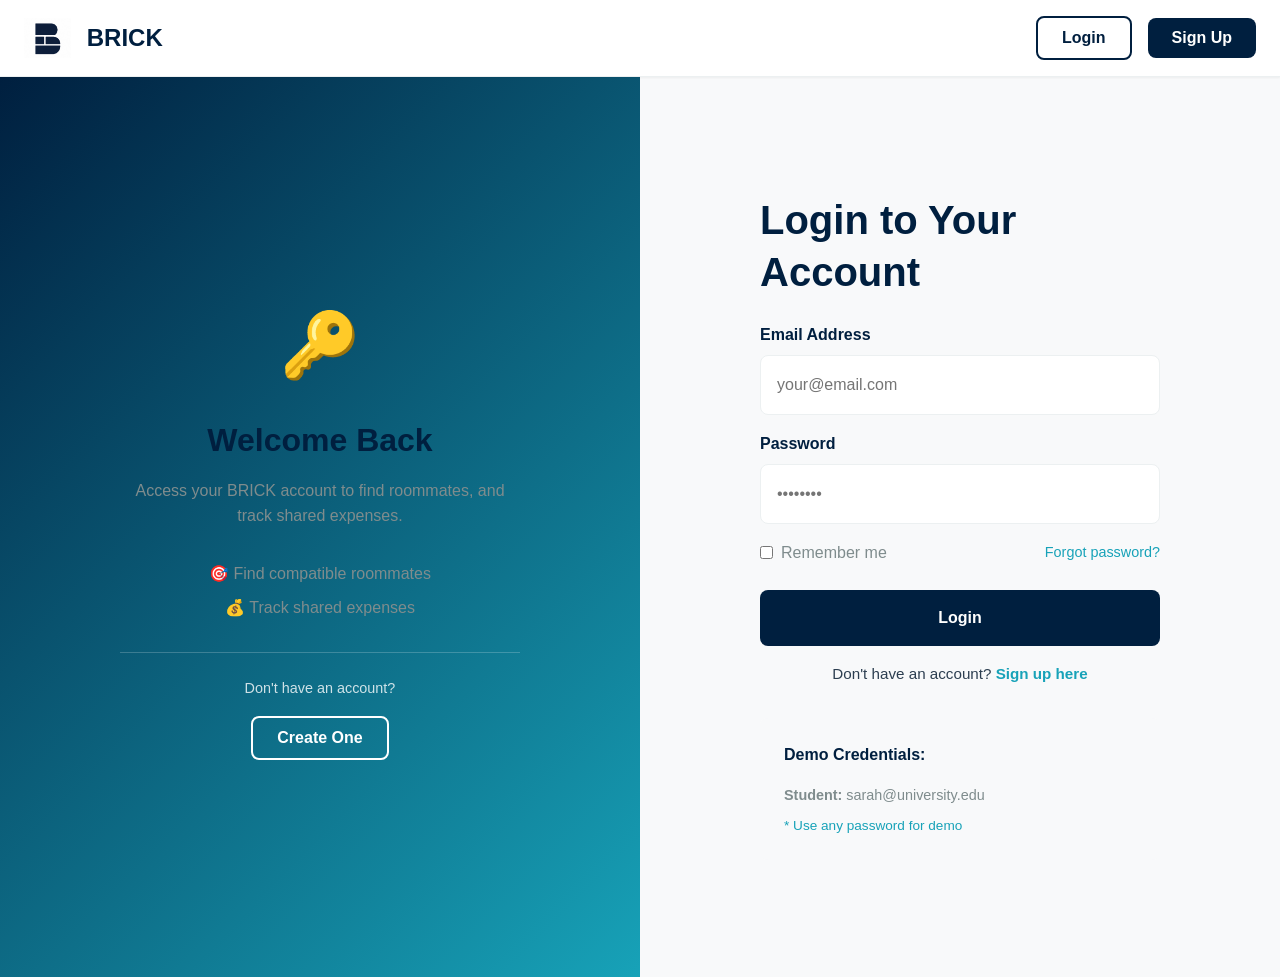
<file: student/savings.html>
<!DOCTYPE html>
<html lang="en">
<head>
  <meta charset="UTF-8">
  <meta name="viewport" content="width=device-width, initial-scale=1.0">
  <title>Savings Plan - BRICK</title>
  <link href="https://cdn.jsdelivr.net/npm/bootstrap@5.3.0/dist/css/bootstrap.min.css" rel="stylesheet">
  <link rel="stylesheet" href="../css/style.css">
  <link rel="stylesheet" href="../css/responsive.css">
</head>
<body>
  <!-- Navigation -->
  <nav>
    <div class="navbar-container">
      <a href="../index.html" class="navbar-brand">
        <img src="../images/brick-logo-new.png" alt="BRICK Logo">
        BRICK
      </a>
      <div class="nav-content">
        <div class="navbar-user">
          <span class="user-name" id="user-name">User</span>
          <span class="user-type badge badge-primary">Student</span>
          <button class="btn-logout" onclick="logoutUser()">Logout</button>
        </div>
      </div>
    </div>
  </nav>

  <div class="dashboard-layout">
    <!-- Sidebar -->
    <aside class="sidebar">
      <div class="sidebar-brand">Dashboard</div>
      <nav class="sidebar-nav">
        <a href="dashboard.html" class="nav-item">📊 Dashboard</a>
        <a href="roommates.html" class="nav-item">👥 Find Roommates</a>
        <a href="apartments.html" class="nav-item">🏠 Browse Apartments</a>
        <a href="savings.html" class="nav-item active">💰 Savings Plan</a>
        <a href="profile.html" class="nav-item">⚙️ Profile</a>
      </nav>
    </aside>

    <!-- Main Content -->
    <div class="dashboard-content">
      <div class="dashboard-header">
        <div>
          <h1>Shared Expenses & Savings Plan</h1>
          <p style="color: var(--gray); margin: 0;">Track monthly rent and shared expenses with your roommate</p>
        </div>
        <button class="sidebar-toggle" onclick="toggleSidebar()">☰</button>
      </div>

      <!-- Active Plans -->
      <h2 style="margin-bottom: var(--spacing-lg);">Your Savings Plans</h2>
      <div id="plans-container">
        <!-- Populated by JavaScript -->
      </div>

      <!-- No Plans Message -->
      <div id="no-plans" style="background-color: var(--very-light); padding: var(--spacing-2xl); border-radius: var(--radius-lg); text-align: center; display: none;">
        <div style="font-size: 2rem; margin-bottom: var(--spacing-md);">💭</div>
        <h3>No savings plans yet</h3>
        <p style="color: var(--gray); margin-bottom: var(--spacing-lg);">Create a savings plan with your matched roommate to track shared expenses and manage rent payments together.</p>
        <a href="roommates.html" class="btn btn-accent">Find a Roommate</a>
      </div>

      <!-- Sample Plans Section -->
      <div style="margin-top: var(--spacing-2xl); padding: var(--spacing-xl); background-color: var(--very-light); border-radius: var(--radius-lg);">
        <h3 style="color: var(--primary); margin-bottom: var(--spacing-lg);">How Savings Plans Work</h3>
        
        <div class="row">
          <div class="col-md-4 mb-4">
            <div style="text-align: center;">
              <div style="font-size: 2rem; margin-bottom: var(--spacing-md);">1️⃣</div>
              <h5 style="color: var(--primary);">Find & Match</h5>
              <p style="color: var(--gray);">Find a compatible roommate and agree to live together</p>
            </div>
          </div>
          <div class="col-md-4 mb-4">
            <div style="text-align: center;">
              <div style="font-size: 2rem; margin-bottom: var(--spacing-md);">2️⃣</div>
              <h5 style="color: var(--primary);">Create Plan</h5>
              <p style="color: var(--gray);">Create a shared savings plan to split rent monthly</p>
            </div>
          </div>
          <div class="col-md-4 mb-4">
            <div style="text-align: center;">
              <div style="font-size: 2rem; margin-bottom: var(--spacing-md);">3️⃣</div>
              <h5 style="color: var(--primary);">Track & Manage</h5>
              <p style="color: var(--gray);">Monitor contributions and stay on top of payments</p>
            </div>
          </div>
        </div>
      </div>

      <!-- Benefits Section -->
      <div style="margin-top: var(--spacing-xl); padding: var(--spacing-xl); background: linear-gradient(135deg, var(--primary) 0%, var(--primary-light) 100%); border-radius: var(--radius-lg); color: white;">
        <h3 style="color: white; margin-bottom: var(--spacing-lg);">Why Use BRICK Savings Plans?</h3>
        
        <div class="row">
          <div class="col-md-6 mb-3">
            <div style="display: flex; gap: var(--spacing-md); align-items: flex-start;">
              <div style="font-size: 1.5rem;">✓</div>
              <div>
                <h6 style="color: white; margin-bottom: var(--spacing-sm);">Avoid Conflicts</h6>
                <p style="margin: 0; color: rgba(255, 255, 255, 0.9); font-size: 0.9rem;">Clear payment tracking prevents misunderstandings about who paid what</p>
              </div>
            </div>
          </div>
          <div class="col-md-6 mb-3">
            <div style="display: flex; gap: var(--spacing-md); align-items: flex-start;">
              <div style="font-size: 1.5rem;">✓</div>
              <div>
                <h6 style="color: white; margin-bottom: var(--spacing-sm);">Transparent</h6>
                <p style="margin: 0; color: rgba(255, 255, 255, 0.9); font-size: 0.9rem;">Both roommates can see payment history and status</p>
              </div>
            </div>
          </div>
          <div class="col-md-6 mb-3">
            <div style="display: flex; gap: var(--spacing-md); align-items: flex-start;">
              <div style="font-size: 1.5rem;">✓</div>
              <div>
                <h6 style="color: white; margin-bottom: var(--spacing-sm);">Organized</h6>
                <p style="margin: 0; color: rgba(255, 255, 255, 0.9); font-size: 0.9rem;">All payment records stored safely for future reference</p>
              </div>
            </div>
          </div>
          <div class="col-md-6 mb-3">
            <div style="display: flex; gap: var(--spacing-md); align-items: flex-start;">
              <div style="font-size: 1.5rem;">✓</div>
              <div>
                <h6 style="color: white; margin-bottom: var(--spacing-sm);">Reliable</h6>
                <p style="margin: 0; color: rgba(255, 255, 255, 0.9); font-size: 0.9rem;">Automated reminders help you stay on top of due dates</p>
              </div>
            </div>
          </div>
        </div>
      </div>
    </div>
  </div>

  <!-- Savings Plan Detail Modal -->
  <div id="planModal" class="modal">
    <div class="modal-content">
      <button class="modal-close" onclick="closeModal('planModal')">×</button>
      <div id="modal-body">
        <!-- Populated by JavaScript -->
      </div>
    </div>
  </div>

  <script src="https://cdn.jsdelivr.net/npm/bootstrap@5.3.0/dist/js/bootstrap.bundle.min.js"></script>
  <script src="../js/mockData.js"></script>
  <script src="../js/auth.js"></script>
  <script src="../js/navigation.js"></script>

  <script>
    document.addEventListener('DOMContentLoaded', function() {
      checkAuth();
      loadSavingsPlans();
    });

    function loadSavingsPlans() {
      const user = window.authManager.getCurrentUser();
      document.getElementById('user-name').textContent = user.name;

      const userPlans = mockData.savingsPlans.filter(plan => 
        plan.roommateIds.includes(user.id)
      );

      if (userPlans.length === 0) {
        document.getElementById('plans-container').style.display = 'none';
        document.getElementById('no-plans').style.display = 'block';
        return;
      }

      document.getElementById('no-plans').style.display = 'none';
      renderPlans(userPlans);
    }

    function renderPlans(plans) {
      const container = document.getElementById('plans-container');
      container.innerHTML = '';

      plans.forEach(plan => {
        const card = createPlanCard(plan);
        container.appendChild(card);
      });
    }

    function createPlanCard(plan) {
      const div = document.createElement('div');
      div.className = 'row mb-4';
      
      const totalMonths = plan.payments.length;
      const paidMonths = plan.payments.filter(p => p.paid).length;
      const savingsPercentage = (paidMonths / totalMonths) * 100;

      div.innerHTML = `
        <div class="col-12">
          <div class="card">
            <div class="card-header">
              <h3 class="card-title">Shared Rental Plan</h3>
              <span class="badge badge-accent">${paidMonths}/${totalMonths} Paid</span>
            </div>

            <div class="card-body">
              <div class="row mb-4">
                <div class="col-md-3 mb-3">
                  <div style="background-color: var(--very-light); padding: var(--spacing-lg); border-radius: var(--radius-md); text-align: center;">
                    <p style="margin: 0; color: var(--gray); font-size: 0.85rem;">Total Saved</p>
                    <p style="margin: var(--spacing-sm) 0 0; color: var(--accent); font-weight: 700; font-size: 1.5rem;">${formatCurrency(plan.totalSaved)}</p>
                  </div>
                </div>
                <div class="col-md-3 mb-3">
                  <div style="background-color: var(--very-light); padding: var(--spacing-lg); border-radius: var(--radius-md); text-align: center;">
                    <p style="margin: 0; color: var(--gray); font-size: 0.85rem;">Monthly Amount</p>
                    <p style="margin: var(--spacing-sm) 0 0; color: var(--accent); font-weight: 700; font-size: 1.5rem;">${formatCurrency(plan.splitAmount)}</p>
                  </div>
                </div>
                <div class="col-md-3 mb-3">
                  <div style="background-color: var(--very-light); padding: var(--spacing-lg); border-radius: var(--radius-md); text-align: center;">
                    <p style="margin: 0; color: var(--gray); font-size: 0.85rem;">Full Rent</p>
                    <p style="margin: var(--spacing-sm) 0 0; color: var(--accent); font-weight: 700; font-size: 1.5rem;">${formatCurrency(plan.monthlyAmount)}</p>
                  </div>
                </div>
                <div class="col-md-3 mb-3">
                  <div style="background-color: var(--very-light); padding: var(--spacing-lg); border-radius: var(--radius-md); text-align: center;">
                    <p style="margin: 0; color: var(--gray); font-size: 0.85rem;">Rent Due</p>
                    <p style="margin: var(--spacing-sm) 0 0; color: var(--accent); font-weight: 700; font-size: 1.5rem;">15th</p>
                  </div>
                </div>
              </div>

              <div style="margin-bottom: var(--spacing-lg);">
                <p style="color: var(--gray); margin-bottom: var(--spacing-sm); font-size: 0.9rem;">Savings Progress: <strong>${savingsPercentage.toFixed(0)}%</strong></p>
                <div class="progress-bar">
                  <div class="progress-fill" style="width: ${savingsPercentage}%;"></div>
                </div>
              </div>

              <h5 style="color: var(--primary); margin-bottom: var(--spacing-lg);">Payment History</h5>

              <div class="payment-table-wrapper" style="overflow-x: auto;">
                <table class="payment-table">
                  <thead>
                    <tr>
                      <th>Month</th>
                      <th>Amount</th>
                      <th>Status</th>
                      <th>Date Paid</th>
                    </tr>
                  </thead>
                  <tbody>
                    ${plan.payments.map(payment => `
                      <tr>
                        <td>${payment.month}</td>
                        <td>${formatCurrency(payment.amount)}</td>
                        <td>
                          <span class="payment-status ${payment.paid ? 'paid' : 'pending'}">
                            ${payment.paid ? '✓ Paid' : 'Pending'}
                          </span>
                        </td>
                        <td>${payment.date ? formatDate(payment.date) : '-'}</td>
                      </tr>
                    `).join('')}
                  </tbody>
                </table>
              </div>

              <div style="display: flex; gap: var(--spacing-md); margin-top: var(--spacing-lg);">
                <button class="btn btn-accent" onclick="recordPayment('${plan.id}')">Record Payment</button>
                <button class="btn btn-outline" onclick="viewPlanDetails('${plan.id}')">View Details</button>
              </div>
            </div>
          </div>
        </div>
      `;
      
      return div;
    }

    function viewPlanDetails(planId) {
      const plan = mockData.savingsPlans.find(p => p.id === planId);
      if (!plan) return;

      const modalBody = document.getElementById('modal-body');
      const paidMonths = plan.payments.filter(p => p.paid).length;
      const totalMonths = plan.payments.length;

      modalBody.innerHTML = `
        <div>
          <h2 style="margin-bottom: var(--spacing-lg);">Savings Plan Details</h2>

          <div class="row mb-4">
            <div class="col-6">
              <div style="background-color: var(--very-light); padding: var(--spacing-lg); border-radius: var(--radius-md);">
                <p style="margin: 0; color: var(--gray); font-size: 0.85rem;">Started</p>
                <p style="margin: var(--spacing-sm) 0 0; font-weight: 700; color: var(--primary);">${formatDate(plan.startDate)}</p>
              </div>
            </div>
            <div class="col-6">
              <div style="background-color: var(--very-light); padding: var(--spacing-lg); border-radius: var(--radius-md);">
                <p style="margin: 0; color: var(--gray); font-size: 0.85rem;">Rent Due</p>
                <p style="margin: var(--spacing-sm) 0 0; font-weight: 700; color: var(--primary);">Every ${plan.rentDueDate}th of Month</p>
              </div>
            </div>
          </div>

          <div style="background: linear-gradient(135deg, var(--accent) 0%, var(--accent-light) 100%); color: white; padding: var(--spacing-xl); border-radius: var(--radius-lg); text-align: center; margin-bottom: var(--spacing-lg);">
            <p style="margin: 0; opacity: 0.9;">Combined Monthly Rent</p>
            <p style="margin: var(--spacing-md) 0 0; font-size: 2.5rem; font-weight: 700;">${formatCurrency(plan.monthlyAmount)}</p>
            <p style="margin: var(--spacing-md) 0 0; opacity: 0.9; font-size: 1rem;">Each roommate: ${formatCurrency(plan.splitAmount)}/month</p>
          </div>

          <h5 style="color: var(--primary); margin-bottom: var(--spacing-lg);">Payment Summary</h5>
          <div class="row mb-4">
            <div class="col-6">
              <div style="background-color: #d4edda; padding: var(--spacing-lg); border-radius: var(--radius-md);">
                <p style="margin: 0; color: #155724; font-size: 0.85rem;">Payments Made</p>
                <p style="margin: var(--spacing-sm) 0 0; color: #155724; font-weight: 700; font-size: 1.5rem;">${paidMonths}/${totalMonths}</p>
              </div>
            </div>
            <div class="col-6">
              <div style="background-color: #fff3cd; padding: var(--spacing-lg); border-radius: var(--radius-md);">
                <p style="margin: 0; color: #856404; font-size: 0.85rem;">Total Contributed</p>
                <p style="margin: var(--spacing-sm) 0 0; color: #856404; font-weight: 700; font-size: 1.5rem;">${formatCurrency(plan.totalSaved)}</p>
              </div>
            </div>
          </div>

          <button class="btn btn-accent" style="width: 100%;" onclick="recordPayment('${planId}'); closeModal('planModal');">Record New Payment</button>
        </div>
      `;

      openModal('planModal');
    }

    function recordPayment(planId) {
      showSuccess('Payment recorded successfully! Thank you for keeping up with shared expenses.');
    }
  </script>
</body>
</html>
</file>
<file: css/style.css>
/* BRICK Platform - Main Stylesheet */

:root {
  /* Brand Colors */
  --primary: #001F3F;
  --primary-light: #003366;
  --primary-dark: #001a2e;
  
  /* Accent Colors */
  --accent: #17A2B8;
  --accent-light: #2eb8ce;
  --accent-dark: #138496;
  
  /* Neutral Colors */
  --dark: #2c3e50;
  --gray: #7f8c8d;
  --light-gray: #ecf0f1;
  --very-light: #f8f9fa;
  --white: #ffffff;
  
  /* Semantic Colors */
  --success: #27ae60;
  --warning: #f39c12;
  --danger: #e74c3c;
  --info: #3498db;
  
  /* Spacing */
  --spacing-xs: 4px;
  --spacing-sm: 8px;
  --spacing-md: 16px;
  --spacing-lg: 24px;
  --spacing-xl: 32px;
  --spacing-2xl: 48px;
  
  /* Shadows */
  --shadow-sm: 0 1px 2px rgba(0, 0, 0, 0.05);
  --shadow-md: 0 2px 8px rgba(0, 0, 0, 0.1);
  --shadow-lg: 0 4px 16px rgba(0, 0, 0, 0.15);
  --shadow-xl: 0 8px 24px rgba(0, 0, 0, 0.2);
  
  /* Transitions */
  --transition: all 0.3s ease;
  
  /* Border Radius */
  --radius-sm: 4px;
  --radius-md: 8px;
  --radius-lg: 12px;
  --radius-xl: 16px;
}

/* Reset & Base Styles */
* {
  margin: 0;
  padding: 0;
  box-sizing: border-box;
}

html {
  scroll-behavior: smooth;
  background-color: var(--very-light);
}

body {
  font-family: -apple-system, BlinkMacSystemFont, 'Segoe UI', Roboto, 'Helvetica Neue', Arial, sans-serif;
  font-size: 16px;
  line-height: 1.6;
  color: var(--dark);
  background-color: var(--very-light);
  overflow-x: hidden;
}

/* Typography */
h1, h2, h3, h4, h5, h6 {
  font-weight: 600;
  margin-top: var(--spacing-lg);
  margin-bottom: var(--spacing-md);
  color: var(--primary);
  line-height: 1.3;
}

h1 {
  font-size: 2.5rem;
}

h2 {
  font-size: 2rem;
}

h3 {
  font-size: 1.5rem;
}

h4 {
  font-size: 1.25rem;
}

h5 {
  font-size: 1.1rem;
}

h6 {
  font-size: 1rem;
}

p {
  margin-bottom: var(--spacing-md);
  color: var(--gray);
}

a {
  color: var(--accent);
  text-decoration: none;
  transition: var(--transition);
}

a:hover {
  color: var(--accent-dark);
  text-decoration: underline;
}

/* Navigation Bar */
nav {
  background-color: var(--white);
  border-bottom: 1px solid var(--light-gray);
  box-shadow: var(--shadow-sm);
  position: relative;
  top: 0;
  z-index: 1001;
}

.navbar-container {
  display: flex;
  justify-content: space-between;
  align-items: center;
  padding: var(--spacing-md) var(--spacing-lg);
  max-width: 100%;
}

.navbar-brand {
  display: flex;
  align-items: center;
  gap: var(--spacing-md);
  text-decoration: none;
  font-weight: 700;
  color: var(--primary);
  font-size: 1.5rem;
}

.navbar-brand img {
  height: 40px;
  width: auto;
}
.navbar-brand-section {
  display: flex;
  align-items: center;
  gap: 15px;
}

.sidebar-toggle {
  display: none;
  background: none;
  border: none;
  color: var(--primary);
  font-size: 1.5rem;
  cursor: pointer;
  padding: 5px;
}


.nav-content {
  display: flex;
  align-items: center;
  gap: var(--spacing-md);
}

.navbar-user {
  display: flex;
  align-items: center;
  gap: var(--spacing-md);
}

.user-name {
  font-weight: 600;
  color: var(--primary);
}

.navbar-links {
  display: flex;
  gap: var(--spacing-md);
  align-items: center;
}

/* Buttons */
.btn {
  display: inline-flex;
  align-items: center;
  justify-content: center;
  padding: var(--spacing-sm) var(--spacing-lg);
  border: none;
  border-radius: var(--radius-md);
  font-size: 1rem;
  font-weight: 600;
  cursor: pointer;
  transition: var(--transition);
  text-decoration: none;
  white-space: nowrap;
}

.btn:disabled {
  opacity: 0.5;
  cursor: not-allowed;
}

.btn-primary {
  background-color: var(--primary);
  color: var(--white);
}

.btn-primary:hover:not(:disabled) {
  background-color: var(--primary-light);
  box-shadow: var(--shadow-md);
}

.btn-accent {
  background-color: var(--accent);
  color: var(--white);
}

.btn-accent:hover:not(:disabled) {
  background-color: var(--accent-dark);
  box-shadow: var(--shadow-md);
}

.btn-outline {
  background-color: transparent;
  color: var(--primary);
  border: 2px solid var(--primary);
}

.btn-outline:hover:not(:disabled) {
  background-color: var(--primary);
  color: var(--white);
}

.btn-success {
  background-color: var(--success);
  color: var(--white);
}

.btn-success:hover:not(:disabled) {
  background-color: #229954;
}

.btn-danger {
  background-color: var(--danger);
  color: var(--white);
}

.btn-danger:hover:not(:disabled) {
  background-color: #c0392b;
}

.btn-small {
  padding: var(--spacing-xs) var(--spacing-md);
  font-size: 0.875rem;
}

.btn-block {
  width: 100%;
}

.btn-logout {
  background-color: var(--danger);
  color: var(--white);
  padding: var(--spacing-sm) var(--spacing-md);
  border: none;
  border-radius: var(--radius-md);
  cursor: pointer;
  font-weight: 600;
  transition: var(--transition);
}

.btn-logout:hover {
  background-color: #c0392b;
}

/* Forms */
.form-group {
  margin-bottom: var(--spacing-md);
  display: flex;
  flex-direction: column;
}

.form-group label {
  font-weight: 600;
  margin-bottom: var(--spacing-sm);
  color: var(--primary);
}

.form-group input,
.form-group textarea,
.form-group select {
  padding: var(--spacing-md);
  border: 1px solid var(--light-gray);
  border-radius: var(--radius-md);
  font-family: inherit;
  font-size: 1rem;
  transition: var(--transition);
}

.form-group input:focus,
.form-group textarea:focus,
.form-group select:focus {
  outline: none;
  border-color: var(--accent);
  box-shadow: 0 0 0 3px rgba(23, 162, 184, 0.1);
}

.form-group input.error,
.form-group textarea.error,
.form-group select.error {
  border-color: var(--danger);
  box-shadow: 0 0 0 3px rgba(231, 76, 60, 0.1);
}

.form-group textarea {
  resize: vertical;
  min-height: 120px;
}

.form-group .help-text {
  font-size: 0.875rem;
  color: var(--gray);
  margin-top: var(--spacing-xs);
}

/* Alerts */
.alert {
  padding: var(--spacing-md) var(--spacing-lg);
  border-radius: var(--radius-md);
  margin-bottom: var(--spacing-md);
  animation: slideDown 0.3s ease;
}

@keyframes slideDown {
  from {
    opacity: 0;
    transform: translateY(-10px);
  }
  to {
    opacity: 1;
    transform: translateY(0);
  }
}

.alert-success {
  background-color: #d4edda;
  color: #155724;
  border: 1px solid #c3e6cb;
}

.alert-error {
  background-color: #f8d7da;
  color: #721c24;
  border: 1px solid #f5c6cb;
}

.alert-warning {
  background-color: #fff3cd;
  color: #856404;
  border: 1px solid #ffeaa7;
}

.alert-info {
  background-color: #d1ecf1;
  color: #0c5460;
  border: 1px solid #bee5eb;
}

/* Cards */
.card {
  background-color: var(--white);
  border-radius: var(--radius-lg);
  padding: var(--spacing-lg);
  box-shadow: var(--shadow-md);
  transition: var(--transition);
}

.card:hover {
  box-shadow: var(--shadow-lg);
  transform: translateY(-2px);
}

.card-header {
  display: flex;
  justify-content: space-between;
  align-items: center;
  margin-bottom: var(--spacing-md);
  padding-bottom: var(--spacing-md);
  border-bottom: 1px solid var(--light-gray);
}

.card-title {
  font-size: 1.25rem;
  font-weight: 600;
  color: var(--primary);
  margin: 0;
}

.card-body {
  display: flex;
  flex-direction: column;
  gap: var(--spacing-md);
}

.card-footer {
  display: flex;
  gap: var(--spacing-md);
  margin-top: var(--spacing-md);
  padding-top: var(--spacing-md);
  border-top: 1px solid var(--light-gray);
}

/* Badge */
.badge {
  display: inline-block;
  padding: var(--spacing-xs) var(--spacing-md);
  background-color: var(--light-gray);
  color: var(--dark);
  border-radius: var(--radius-sm);
  font-size: 0.875rem;
  font-weight: 600;
}

.badge-primary {
  background-color: var(--primary);
  color: var(--white);
}

.badge-accent {
  background-color: var(--accent);
  color: var(--white);
}

.badge-success {
  background-color: var(--success);
  color: var(--white);
}

.badge-warning {
  background-color: var(--warning);
  color: var(--white);
}

.badge-danger {
  background-color: var(--danger);
  color: var(--white);
}

/* Grid Utilities */
.grid {
  display: grid;
  gap: var(--spacing-lg);
}

.grid-2 {
  grid-template-columns: repeat(2, 1fr);
}

.grid-3 {
  grid-template-columns: repeat(3, 1fr);
}

.grid-4 {
  grid-template-columns: repeat(4, 1fr);
}

/* Flexbox Utilities */
.flex {
  display: flex;
}

.flex-between {
  display: flex;
  justify-content: space-between;
  align-items: center;
}

.flex-center {
  display: flex;
  justify-content: center;
  align-items: center;
}

.flex-column {
  display: flex;
  flex-direction: column;
}

.gap-sm {
  gap: var(--spacing-sm);
}

.gap-md {
  gap: var(--spacing-md);
}

.gap-lg {
  gap: var(--spacing-lg);
}

/* Spacing */
.mt-1 { margin-top: var(--spacing-sm); }
.mt-2 { margin-top: var(--spacing-md); }
.mt-3 { margin-top: var(--spacing-lg); }
.mb-1 { margin-bottom: var(--spacing-sm); }
.mb-2 { margin-bottom: var(--spacing-md); }
.mb-3 { margin-bottom: var(--spacing-lg); }
.mx-auto { margin-left: auto; margin-right: auto; }
.p-1 { padding: var(--spacing-sm); }
.p-2 { padding: var(--spacing-md); }
.p-3 { padding: var(--spacing-lg); }

/* Text Utilities */
.text-center { text-align: center; }
.text-muted { color: var(--gray); }
.text-danger { color: var(--danger); }
.text-success { color: var(--success); }
.text-warning { color: var(--warning); }
.text-small { font-size: 0.875rem; }
.text-bold { font-weight: 700; }

/* Containers */
.container {
  max-width: 1200px;
  margin: 0 auto;
  padding: 0 var(--spacing-lg);
}

.container-fluid {
  width: 100%;
  padding: 0 var(--spacing-lg);
}

/* Main Layout */
main {
  min-height: calc(100vh - 60px);
}

/* Modal */
.modal {
  display: none;
  position: fixed;
  top: 0;
  left: 0;
  width: 100%;
  height: 100%;
  background-color: rgba(0, 0, 0, 0.5);
  z-index: 1000;
  flex-direction: column;
  justify-content: center;
  align-items: center;
}

.modal.active {
  display: flex;
}

.modal-content {
  background-color: var(--white);
  border-radius: var(--radius-lg);
  padding: var(--spacing-xl);
  max-width: 500px;
  width: 90%;
  max-height: 90vh;
  overflow-y: auto;
  box-shadow: var(--shadow-xl);
  animation: slideUp 0.3s ease;
}

@keyframes slideUp {
  from {
    opacity: 0;
    transform: translateY(20px);
  }
  to {
    opacity: 1;
    transform: translateY(0);
  }
}

.modal-close {
  float: right;
  font-size: 1.5rem;
  cursor: pointer;
  color: var(--gray);
  border: none;
  background: none;
}

.modal-close:hover {
  color: var(--primary);
}

body.modal-open {
  overflow: hidden;
}

/* Landing Page */
.landing-hero {
  background: linear-gradient(135deg, var(--primary) 0%, var(--primary-light) 100%);
  color: var(--white);
  padding: var(--spacing-2xl) var(--spacing-lg);
  text-align: center;
}

.hero-content {
  max-width: 600px;
  margin: 0 auto;
}

.hero-title {
  font-size: 3rem;
  font-weight: 700;
  margin-bottom: var(--spacing-md);
  color: var(--white);
}

.hero-subtitle {
  font-size: 1.25rem;
  margin-bottom: var(--spacing-lg);
  color: rgba(255, 255, 255, 0.9);
}

.hero-buttons {
  display: flex;
  gap: var(--spacing-md);
  justify-content: center;
  flex-wrap: wrap;
}

.features-grid {
  display: grid;
  grid-template-columns: repeat(auto-fit, minmax(250px, 1fr));
  gap: var(--spacing-lg);
  padding: var(--spacing-2xl) var(--spacing-lg);
}

.feature-card {
  background-color: var(--white);
  padding: var(--spacing-lg);
  border-radius: var(--radius-lg);
  box-shadow: var(--shadow-md);
  text-align: center;
}

.feature-icon {
  font-size: 2.5rem;
  margin-bottom: var(--spacing-md);
}

.feature-title {
  font-size: 1.25rem;
  margin-bottom: var(--spacing-sm);
}

.feature-description {
  font-size: 0.95rem;
  color: var(--gray);
}

/* Auth Pages */
.auth-container {
  display: flex;
  min-height: 100vh;
}

.auth-image {
  flex: 1;
  background: linear-gradient(135deg, var(--primary) 0%, var(--accent) 100%);
  display: flex;
  align-items: center;
  justify-content: center;
  color: var(--white);
  padding: var(--spacing-lg);
}

.auth-image-content {
  text-align: center;
  max-width: 400px;
}

.auth-form {
  flex: 1;
  display: flex;
  align-items: center;
  justify-content: center;
  padding: var(--spacing-lg);
  background-color: var(--very-light);
}

.auth-form-content {
  width: 100%;
  max-width: 400px;
}

.auth-form h1 {
  margin-top: 0;
  margin-bottom: var(--spacing-lg);
}

.form-link {
  text-align: center;
  margin-top: var(--spacing-md);
  font-size: 0.95rem;
}

.form-link a {
  color: var(--accent);
  font-weight: 600;
}

.form-link a:hover {
  color: var(--accent-dark);
}

/* Dashboard Layout */
.dashboard-layout {
  display: flex;
  /* min-height: 100vh; */
}


.sidebar {
  width: 250px;
  background-color: var(--primary);
  color: var(--white);
  padding: var(--spacing-lg) 0;
  box-shadow: var(--shadow-lg);

  position: fixed;
  top: 0;
  bottom: 0;
  left: 0;

  height: 100dvh;
  min-height: 100dvh;

  overflow-y: auto;
  z-index: 999;
}


.sidebar-brand {
  padding: var(--spacing-md) var(--spacing-lg);
  font-size: 1.25rem;
  font-weight: 700;
  margin-bottom: var(--spacing-lg);
  border-bottom: 1px solid rgba(255, 255, 255, 0.1);
}

.sidebar-nav {
  display: flex;
  flex-direction: column;
}

.nav-item {
  color: rgba(0, 0, 0, 0.8);
  padding: var(--spacing-md) var(--spacing-lg);
  display: flex;
  align-items: center;
  gap: var(--spacing-md);
  transition: var(--transition);
  text-decoration: none;
  font-weight: 500;
}

.nav-item:hover {
  background-color: var(--primary-light);
  color: var(--white);
}

.nav-item.active {
  background-color: var(--accent);
  color: var(--white);
  border-left: 4px solid #fff;
  padding-left: calc(var(--spacing-lg) - 4px);
}

.sidebar-toggle {
  display: none;
  background: none;
  border: none;
  color: var(--primary);
  font-size: 1.5rem;
  cursor: pointer;
}

.dashboard-content {
  margin-left: 250px;
  flex: 1;
  padding: var(--spacing-lg);
}

.dashboard-header {
  display: flex;
  justify-content: space-between;
  align-items: center;
  margin-bottom: var(--spacing-xl);
}

.dashboard-header h1 {
  margin: 0;
}

/* Cards - Roommate & Apartment */
.roommate-card,
.apartment-card,
.property-card {
  background-color: var(--white);
  border-radius: var(--radius-lg);
  overflow: hidden;
  box-shadow: var(--shadow-md);
  transition: var(--transition);
  cursor: pointer;
}

.roommate-card:hover,
.apartment-card:hover,
.property-card:hover {
  box-shadow: var(--shadow-lg);
  transform: translateY(-4px);
}

.card-image {
  width: 100%;
  height: 200px;
  object-fit: cover;
}

.card-content {
  padding: var(--spacing-lg);
}

.card-name {
  font-size: 1.25rem;
  font-weight: 700;
  color: var(--primary);
  margin: 0 0 var(--spacing-sm) 0;
}

.card-location {
  color: var(--gray);
  font-size: 0.95rem;
  margin-bottom: var(--spacing-md);
}

.card-price {
  font-size: 1.5rem;
  font-weight: 700;
  color: var(--accent);
  margin-bottom: var(--spacing-md);
}

.card-details {
  display: grid;
  grid-template-columns: repeat(2, 1fr);
  gap: var(--spacing-sm);
  margin-bottom: var(--spacing-md);
  font-size: 0.9rem;
}

.card-detail-item {
  display: flex;
  justify-content: space-between;
}

.card-detail-label {
  color: var(--gray);
  font-weight: 600;
}

.card-detail-value {
  color: var(--dark);
  font-weight: 700;
}

.card-actions {
  display: flex;
  gap: var(--spacing-md);
}

/* Compatibility Score */
.compatibility-score {
  display: flex;
  align-items: center;
  gap: var(--spacing-md);
  padding: var(--spacing-md);
  background-color: var(--very-light);
  border-radius: var(--radius-md);
  margin: var(--spacing-md) 0;
}

.score-circle {
  width: 80px;
  height: 80px;
  border-radius: 50%;
  display: flex;
  align-items: center;
  justify-content: center;
  font-weight: 700;
  font-size: 1.5rem;
  color: var(--white);
  flex-shrink: 0;
}

.score-info h4 {
  margin: 0 0 var(--spacing-xs) 0;
}

.score-details {
  display: grid;
  grid-template-columns: 1fr 1fr;
  gap: var(--spacing-sm);
  font-size: 0.9rem;
}

/* Savings Tracker */
.savings-tracker {
  background-color: var(--white);
  padding: var(--spacing-lg);
  border-radius: var(--radius-lg);
  box-shadow: var(--shadow-md);
}

.savings-summary {
  display: grid;
  grid-template-columns: repeat(auto-fit, minmax(200px, 1fr));
  gap: var(--spacing-lg);
  margin-bottom: var(--spacing-lg);
}

.savings-stat {
  text-align: center;
  padding: var(--spacing-lg);
  background-color: var(--very-light);
  border-radius: var(--radius-md);
}

.savings-stat-value {
  font-size: 2rem;
  font-weight: 700;
  color: var(--accent);
  margin-bottom: var(--spacing-xs);
}

.savings-stat-label {
  font-size: 0.9rem;
  color: var(--gray);
  font-weight: 600;
}

.progress-bar {
  width: 100%;
  height: 8px;
  background-color: var(--light-gray);
  border-radius: var(--radius-sm);
  overflow: hidden;
  margin: var(--spacing-md) 0;
}

.progress-fill {
  height: 100%;
  background-color: var(--success);
  transition: width 0.3s ease;
}

.payment-table {
  width: 100%;
  border-collapse: collapse;
  margin-top: var(--spacing-lg);
}

.payment-table th,
.payment-table td {
  padding: var(--spacing-md);
  text-align: left;
  border-bottom: 1px solid var(--light-gray);
}

.payment-table th {
  background-color: var(--very-light);
  font-weight: 700;
  color: var(--primary);
}

.payment-table tr:hover {
  background-color: var(--very-light);
}

.payment-status {
  display: inline-block;
  padding: var(--spacing-xs) var(--spacing-md);
  border-radius: var(--radius-sm);
  font-size: 0.85rem;
  font-weight: 600;
}

.payment-status.paid {
  background-color: #d4edda;
  color: #155724;
}

.payment-status.pending {
  background-color: #fff3cd;
  color: #856404;
}

.payment-status.overdue {
  background-color: #f8d7da;
  color: #721c24;
}

/* Filter Bar */
.filter-bar {
  background-color: var(--white);
  padding: var(--spacing-lg);
  border-radius: var(--radius-lg);
  box-shadow: var(--shadow-md);
  margin-bottom: var(--spacing-lg);
}

.filter-group {
  display: grid;
  grid-template-columns: repeat(auto-fit, minmax(200px, 1fr));
  gap: var(--spacing-md);
  align-items: end;
}

.filter-button {
  display: flex;
  gap: var(--spacing-md);
}

.filter-button .btn {
  flex: 1;
}
</file>
<file: css/responsive.css>
/* BRICK Platform - Responsive Design */

/* Extra Large Devices (1200px and above) */
@media (min-width: 1200px) {
  .grid-2 { grid-template-columns: repeat(2, 1fr); }
  .grid-3 { grid-template-columns: repeat(3, 1fr); }
  .grid-4 { grid-template-columns: repeat(4, 1fr); }
}

/* Large Devices (992px to 1199px) */
@media (max-width: 1199px) {
  h1 { font-size: 2rem; }
  h2 { font-size: 1.75rem; }
  
  .hero-title { font-size: 2.5rem; }
  
  .grid-3 { grid-template-columns: repeat(2, 1fr); }
  .grid-4 { grid-template-columns: repeat(2, 1fr); }
  
  .dashboard-content {
    margin-left: 250px;
  }
}

/* Medium Devices (768px to 991px) */
@media (max-width: 991px) {
  h1 { font-size: 1.75rem; }
  h2 { font-size: 1.5rem; }
  h3 { font-size: 1.25rem; }
  
  .hero-title { font-size: 2rem; }
  .hero-subtitle { font-size: 1.1rem; }
  
  .navbar-container {
    padding: var(--spacing-md) var(--spacing-md);
  }
  
  .navbar-brand img {
    height: 35px;
  }
  
  .grid-2 { grid-template-columns: 1fr; }
  .grid-3 { grid-template-columns: 1fr; }
  .grid-4 { grid-template-columns: 1fr; }
  
  .auth-container {
    flex-direction: column;
  }
  
  .auth-image {
    min-height: 200px;
    flex: none;
  }
  
  .auth-form {
    flex: 1;
  }
  .navbar-inner{
  width: 100%;
  display: flex;
  justify-content: space-evenly;
  align-items: center;
  gap: 70%;
  
  flex-direction: row;
}
.sidebar {
  width: 250px;
  background-color: var(--primary);
  color: var(--white);
  padding: var(--spacing-lg) 0;
  box-shadow: var(--shadow-lg);

  position: fixed;
  top: 0;
  bottom: 0;
  left: 0;

  height: 100dvh;
  overflow-y: auto;
  z-index: 999;
}
  .sidebar.active {
    left: 0;
  }
  
  .sidebar-toggle {
    display: block;
  }

  
  .dashboard-content {
    margin-left: 0;
  }
  
  .dashboard-layout {
    position: relative;
    height: 100vh;
  }
  
  .filter-group {
    grid-template-columns: 1fr;
  }
  
  .filter-button {
    flex-direction: column;
  }
  
  .filter-button .btn {
    width: 100%;
  }
  
  .features-grid {
    grid-template-columns: repeat(2, 1fr);
  }
  
  .savings-summary {
    grid-template-columns: repeat(2, 1fr);
  }
}

/* Small Devices (576px to 767px) */
@media (max-width: 767px) {
  body {
    font-size: 15px;
  }
  
  h1 { font-size: 1.5rem; }
  h2 { font-size: 1.25rem; }
  h3 { font-size: 1.1rem; }
  h4 { font-size: 1rem; }
  
  .hero-title { font-size: 1.75rem; }
  .hero-subtitle { font-size: 1rem; }
  
  .navbar-container {
    flex-wrap: wrap;
    padding: var(--spacing-sm);
    gap: var(--spacing-md);
  }
  
  .navbar-brand {
    font-size: 1.25rem;
  }
  
  .navbar-brand img {
    height: 32px;
  }
  
  .nav-content {
    width: 100%;
    justify-content: space-between;
  }
  
  .navbar-links {
    flex-direction: column;
    width: 100%;
  }
  
  .navbar-links .btn {
    width: 100%;
  }
  
  .sidebar-toggle {
    display: inline-block !important;
  }
  
  .navbar-user {
    flex-wrap: wrap;
    width: 100%;
  }
  
  .hero-buttons {
    flex-direction: column;
  }
  
  .hero-buttons .btn {
    width: 100%;
  }
  
  .features-grid {
    grid-template-columns: 1fr;
    padding: var(--spacing-lg) var(--spacing-md);
  }
  
  .feature-card {
    padding: var(--spacing-md);
  }
  
  .card-details {
    grid-template-columns: 1fr;
  }
  
  .card-actions {
    flex-direction: column;
  }
  
  .card-actions .btn {
    width: 100%;
  }
  
  .dashboard-header {
    flex-direction: column;
    align-items: flex-start;
    gap: var(--spacing-md);
  }
  
  .dashboard-content {
    padding: var(--spacing-md);
  }
  
  .savings-summary {
    grid-template-columns: 1fr;
  }
  
  .savings-stat {
    padding: var(--spacing-md);
  }
  
  .payment-table {
    font-size: 0.85rem;
  }
  
  .payment-table th,
  .payment-table td {
    padding: var(--spacing-sm);
  }
  
  .modal-content {
    width: 95%;
    padding: var(--spacing-lg);
  }
  
  .container,
  .container-fluid {
    padding: 0 var(--spacing-md);
  }
  
  .form-group input,
  .form-group textarea,
  .form-group select {
    padding: var(--spacing-md) var(--spacing-sm);
  }
  
  .btn {
    padding: var(--spacing-sm) var(--spacing-md);
    font-size: 0.95rem;
  }
  
  .btn-small {
    padding: var(--spacing-xs) var(--spacing-sm);
    font-size: 0.8rem;
  }
  
  .score-circle {
    width: 70px;
    height: 70px;
    font-size: 1.25rem;
  }
  
  .score-details {
    grid-template-columns: 1fr;
  }
  
  .filter-bar {
    padding: var(--spacing-md);
  }
}

/* Extra Small Devices (below 576px) */
@media (max-width: 575px) {
  h1 { font-size: 1.25rem; }
  h2 { font-size: 1.1rem; }
  h3 { font-size: 1rem; }
  h4 { font-size: 0.95rem; }
  h5, h6 { font-size: 0.9rem; }
  
  body {
    font-size: 14px;
  }
  
  .hero-title { font-size: 1.5rem; }
  .hero-subtitle { font-size: 0.9rem; }
  
  .landing-hero {
    padding: var(--spacing-lg) var(--spacing-md);
  }
  
  .navbar-container {
    flex-direction: column;
    padding: var(--spacing-sm) var(--spacing-md);
    gap: var(--spacing-sm);
  }
  
  .navbar-brand {
    font-size: 1.1rem;
    gap: var(--spacing-sm);
  }
  
  .navbar-brand img {
    height: 28px;
  }
  
  .nav-content {
    width: 100%;
  }
  
  .navbar-links {
    flex-direction: column;
    width: 100%;
  }
  
  .navbar-links .btn {
    width: 100%;
    font-size: 0.9rem;
  }
  
  .navbar-user {
    flex-direction: column;
    width: 100%;
    gap: var(--spacing-sm);
  }
  
  .user-name {
    font-size: 0.9rem;
  }
  
  .user-type {
    font-size: 0.75rem;
  }
  
  .btn-logout {
    width: 100%;
    padding: var(--spacing-sm);
    font-size: 0.9rem;
  }
  
  .hero-content {
    max-width: 100%;
  }
  
  .hero-buttons {
    flex-direction: column;
    gap: var(--spacing-sm);
  }
  
  .hero-buttons .btn {
    width: 100%;
    font-size: 0.9rem;
    padding: var(--spacing-sm) var(--spacing-md);
  }
  
  .feature-card {
    padding: var(--spacing-md) var(--spacing-sm);
  }
  
  .feature-icon {
    font-size: 2rem;
  }
  
  .feature-title {
    font-size: 1.1rem;
  }
  
  .feature-description {
    font-size: 0.85rem;
  }
  
  .card {
    padding: var(--spacing-md);
  }
  
  .card-title {
    font-size: 1.1rem;
  }
  
  .card-price {
    font-size: 1.25rem;
  }
  
  .card-details {
    grid-template-columns: 1fr;
    gap: var(--spacing-xs);
  }
  
  .card-actions {
    flex-direction: column;
    gap: var(--spacing-sm);
  }
  
  .card-actions .btn {
    width: 100%;
    font-size: 0.9rem;
    padding: var(--spacing-sm);
  }
  
  .compatibility-score {
    flex-direction: column;
    text-align: center;
  }
  
  .score-circle {
    width: 60px;
    height: 60px;
    font-size: 1rem;
  }
  
  .score-info h4 {
    font-size: 0.95rem;
  }
  
  .score-details {
    grid-template-columns: 1fr;
    font-size: 0.85rem;
  }
  
  .dashboard-content {
    padding: var(--spacing-md) var(--spacing-sm);
  }
  
  .dashboard-header {
    gap: var(--spacing-sm);
  }
  
  .dashboard-header h1 {
    font-size: 1.25rem;
  }
  
  .sidebar-brand {
    font-size: 1.1rem;
    padding: var(--spacing-md) var(--spacing-md);
  }
  
  .nav-item {
    font-size: 0.95rem;
    padding: var(--spacing-md) var(--spacing-md);
    gap: var(--spacing-sm);
  }
  
  .auth-form-content {
    padding: var(--spacing-md);
  }
  
  .auth-form h1 {
    font-size: 1.5rem;
  }
  
  .form-group {
    margin-bottom: var(--spacing-sm);
  }
  
  .form-group label {
    font-size: 0.95rem;
    margin-bottom: var(--spacing-xs);
  }
  
  .form-group input,
  .form-group textarea,
  .form-group select {
    padding: var(--spacing-sm) var(--spacing-md);
    font-size: 0.95rem;
  }
  
  .form-group .help-text {
    font-size: 0.8rem;
  }
  
  .btn {
    padding: var(--spacing-sm) var(--spacing-md);
    font-size: 0.9rem;
  }
  
  .btn-small {
    padding: var(--spacing-xs) var(--spacing-sm);
    font-size: 0.75rem;
  }
  
  .badge {
    padding: var(--spacing-xs) var(--spacing-sm);
    font-size: 0.75rem;
  }
  
  .modal-content {
    width: 95%;
    padding: var(--spacing-lg);
    max-height: 95vh;
  }
  
  .modal-close {
    font-size: 1.25rem;
  }
  
  .payment-table {
    font-size: 0.75rem;
  }
  
  .payment-table th,
  .payment-table td {
    padding: var(--spacing-xs) var(--spacing-sm);
  }
  
  .savings-stat {
    padding: var(--spacing-md);
  }
  
  .savings-stat-value {
    font-size: 1.5rem;
  }
  
  .savings-stat-label {
    font-size: 0.8rem;
  }
  
  .filter-bar {
    padding: var(--spacing-md);
  }
  
  .filter-group {
    grid-template-columns: 1fr;
    gap: var(--spacing-sm);
  }
  
  .alert {
    padding: var(--spacing-md) var(--spacing-sm);
    font-size: 0.9rem;
  }
  
  /* Spacing adjustments */
  .mt-1 { margin-top: var(--spacing-xs); }
  .mt-2 { margin-top: var(--spacing-sm); }
  .mt-3 { margin-top: var(--spacing-md); }
  .mb-1 { margin-bottom: var(--spacing-xs); }
  .mb-2 { margin-bottom: var(--spacing-sm); }
  .mb-3 { margin-bottom: var(--spacing-md); }
  .p-1 { padding: var(--spacing-xs); }
  .p-2 { padding: var(--spacing-sm); }
  .p-3 { padding: var(--spacing-md); }
}

/* Print Media */
@media print {
  nav,
  .sidebar,
  .btn-logout,
  .filter-bar {
    display: none;
  }
  
  body {
    background-color: var(--white);
  }
  
  .card {
    box-shadow: none;
    border: 1px solid var(--light-gray);
  }
}
</file>
